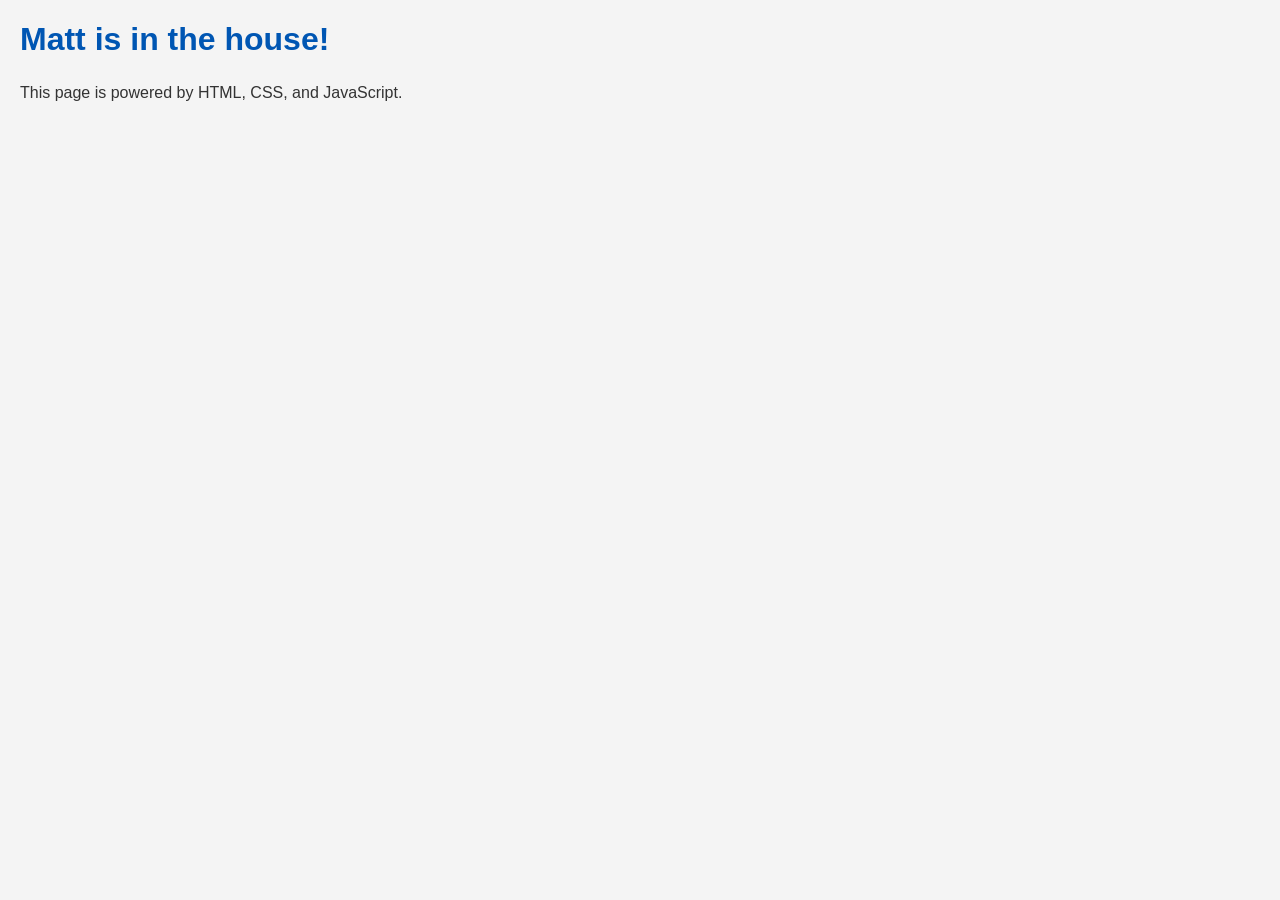
<file: w1/index.html>
<!DOCTYPE html>
<html lang="en">
<head>
    <meta charset="UTF-8">
    <meta name="viewport" content="width=device-width, initial-scale=1.0">
    <link rel="stylesheet" href="style.css">
    <script src="app.js"></script>
    <title>Week 1 - Who's in the HOUSE!</title>
</head>
<body>
    <h1>Matt is in the house!</h1>
    <p>This page is powered by HTML, CSS, and JavaScript.</p>
</body>
</html>
</file>
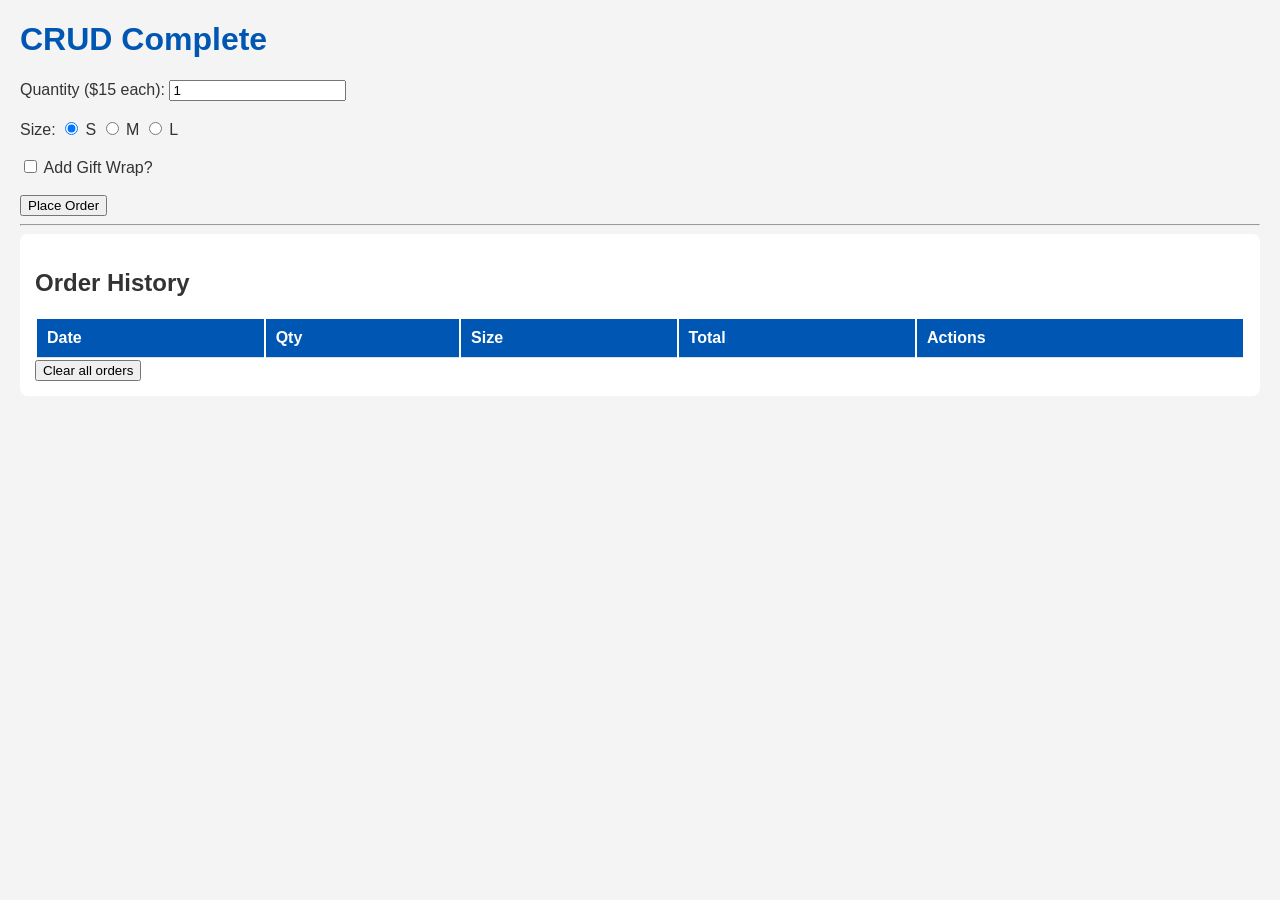
<file: w10/index.html>
<!DOCTYPE html>
<html lang="en">
<head>
    <meta charset="UTF-8">
    <meta name="viewport" content="width=device-width, initial-scale=1.0">
    <link rel="stylesheet" href="style.css">
    <script type="module" src="app.js"></script>
    <!-- Step 0: Setup -->
    <title>CRUD Complete</title>
</head>
<body>
    <!-- Step 0: Setup -->
    <h1>CRUD Complete</h1>
    
    <form id="order-form">
        <!-- Step 2: Adding hidden field -->
        <input type="hidden" id="order-id">
        
        <label>Quantity ($15 each): 
            <input type="number" id="qty" value="1" min="1">
        </label>
        <br><br>

        <label>Size:</label>
        <label><input type="radio" name="size" value="Small" checked> S</label>
        <label><input type="radio" name="size" value="Medium"> M</label>
        <label><input type="radio" name="size" value="Large"> L</label>
        <br><br>

        <label>
            <input type="checkbox" id="gift-wrap"> Add Gift Wrap?
        </label>
        <br><br>

        <button type="submit">Place Order</button>
    </form>

    <hr>
    
    <div id="order-history-section">
        <h2>Order History</h2>
        <table id="order-table">
            <thead>
                <tr>
                    <th>Date</th>
                    <th>Qty</th>
                    <th>Size</th>
                    <th>Total</th>
                    <th>Actions</th>
                </tr>
            </thead>
            <tbody id="order-table-body">
                </tbody>
        </table>

        <button id="clear-btn">Clear all orders</button>
    </div>
    
</body>
</html>
</file>
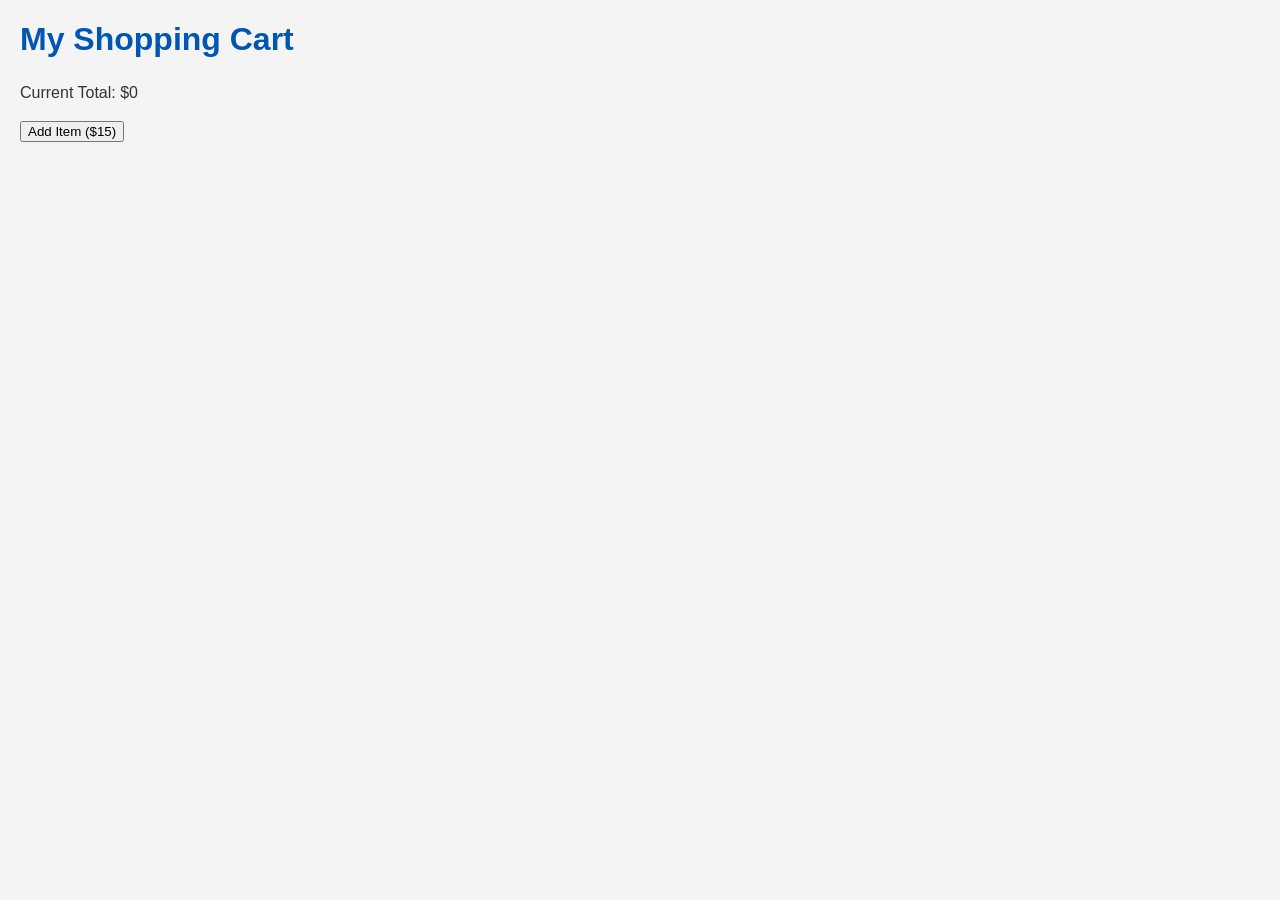
<file: w2/index.html>
<!DOCTYPE html>
<html lang="en">
<head>
    <meta charset="UTF-8">
    <meta name="viewport" content="width=device-width, initial-scale=1.0">
    <link rel="stylesheet" href="style.css">
    <script src="app.js" defer></script>
    <title>Week 2.2</title>
</head>
<body>
    <h1>My Shopping Cart</h1>
    
    <p id="total-display">Current Total: $0</p>
    
    <button id="add-item-btn">Add Item ($15)</button>
</body>
</html>
</file>
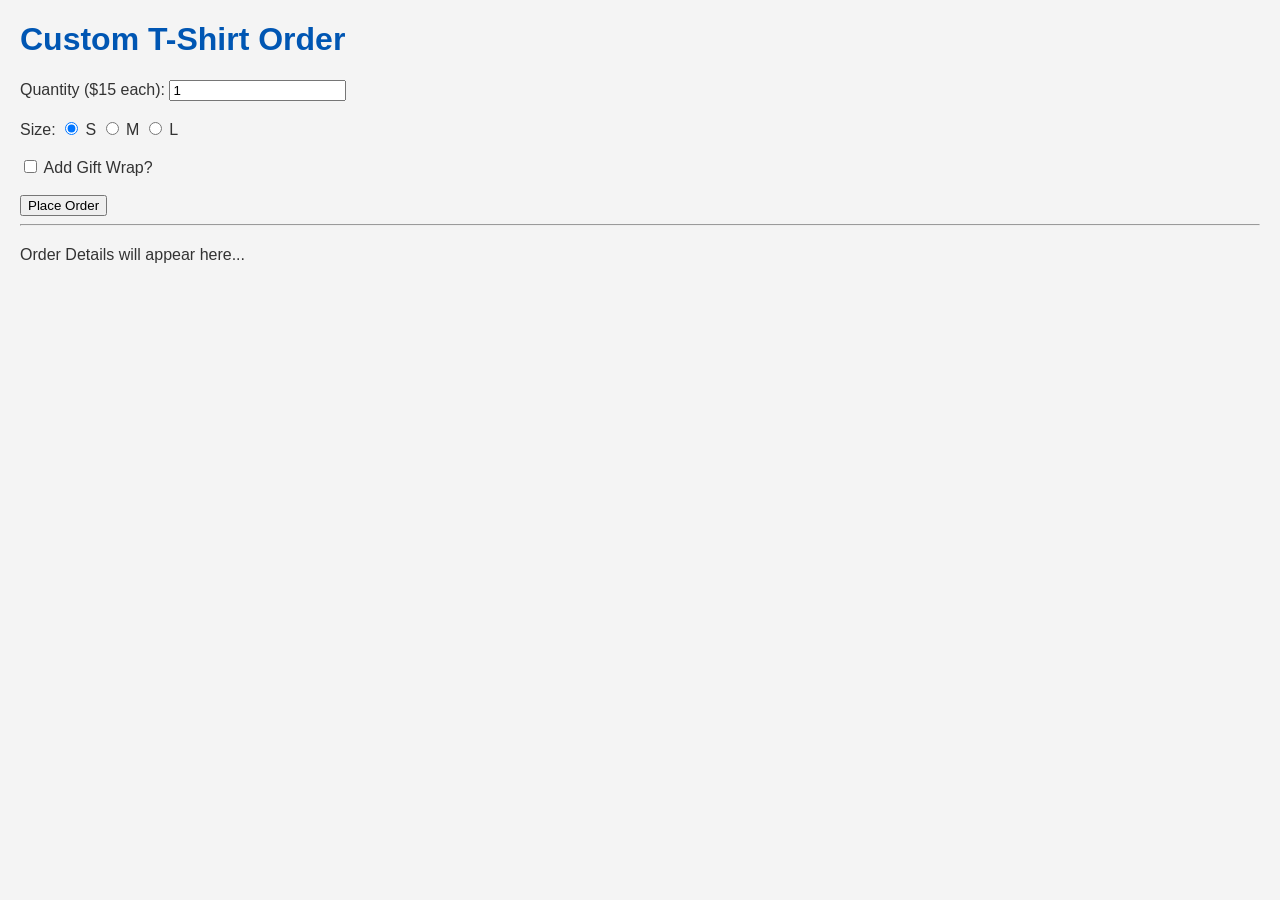
<file: w3/index.html>
<!DOCTYPE html>
<html lang="en">
<head>
    <meta charset="UTF-8">
    <meta name="viewport" content="width=device-width, initial-scale=1.0">
    <link rel="stylesheet" href="style.css">
    <script type="module" src="app.js"></script>
    <title>Week 2.2</title>
</head>
<body>
    <body>
    <h1>Custom T-Shirt Order</h1>
    
    <form id="order-form">
        
        <label>Quantity ($15 each): 
            <input type="number" id="qty" value="1" min="1">
        </label>
        <br><br>

        <label>Size:</label>
        <label><input type="radio" name="size" value="Small" checked> S</label>
        <label><input type="radio" name="size" value="Medium"> M</label>
        <label><input type="radio" name="size" value="Large"> L</label>
        <br><br>

        <label>
            <input type="checkbox" id="gift-wrap"> Add Gift Wrap?
        </label>
        <br><br>

        <button type="submit">Place Order</button>
    </form>

    <hr>
    
    <div id="order-summary">
        <p>Order Details will appear here...</p>
    </div>
</body>
</body>
</html>
</file>
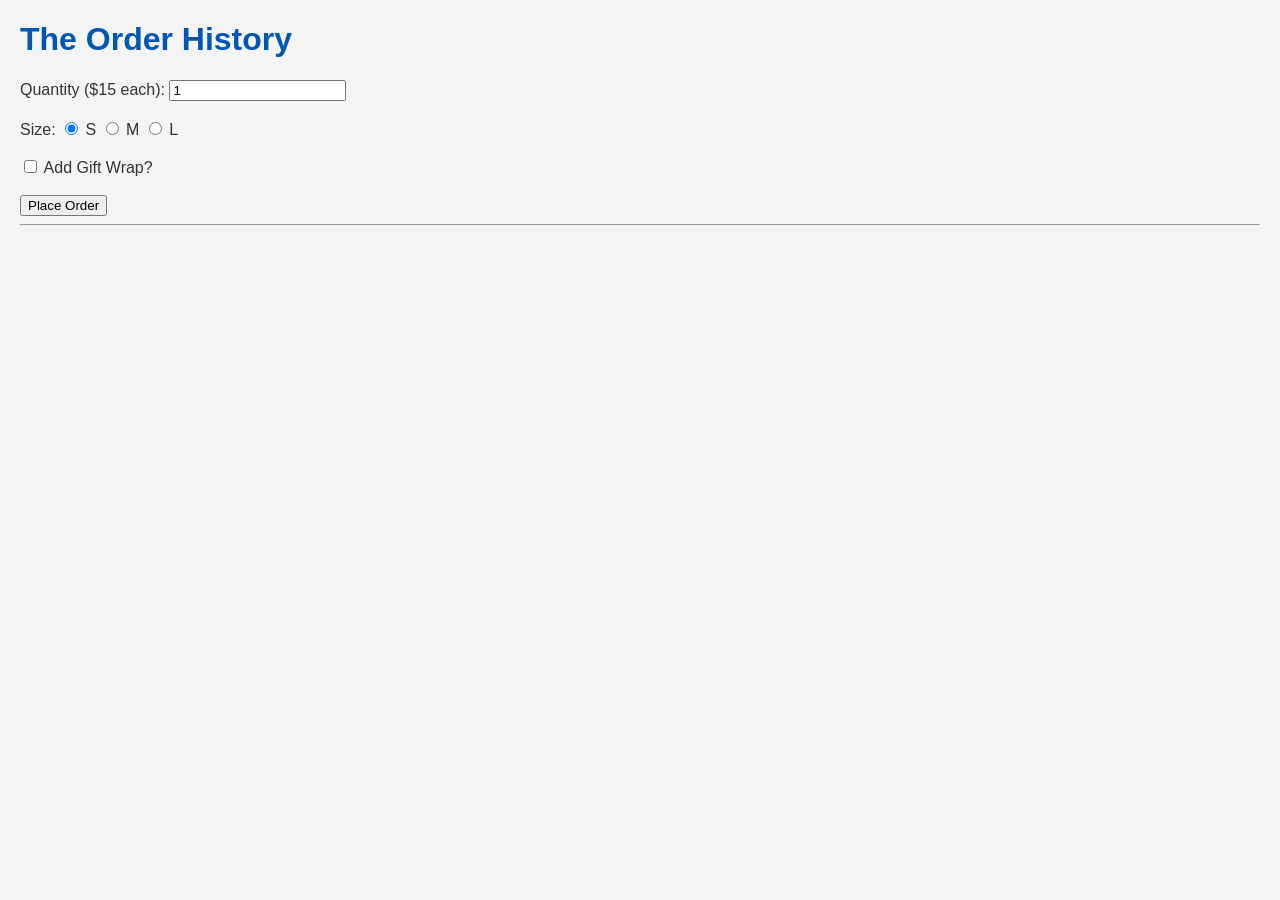
<file: w4/index.html>
<!DOCTYPE html>
<html lang="en">
<head>
    <meta charset="UTF-8">
    <meta name="viewport" content="width=device-width, initial-scale=1.0">
    <link rel="stylesheet" href="style.css">
    <script type="module" src="app.js"></script>
    <!-- Step 1: Stated to update the title. Change made in two places to prevent a gotcha. -->
    <title>The Order History</title>
</head>
<body>
    <!-- Step 1: Stated to update the title. Change made in two places to prevent a gotcha. -->
    <h1>The Order History</h1>
    
    <form id="order-form">
        
        <label>Quantity ($15 each): 
            <input type="number" id="qty" value="1" min="1">
        </label>
        <br><br>

        <label>Size:</label>
        <label><input type="radio" name="size" value="Small" checked> S</label>
        <label><input type="radio" name="size" value="Medium"> M</label>
        <label><input type="radio" name="size" value="Large"> L</label>
        <br><br>

        <label>
            <input type="checkbox" id="gift-wrap"> Add Gift Wrap?
        </label>
        <br><br>

        <button type="submit">Place Order</button>
    </form>

    <hr>
    
    <!-- Step 4: Implement the Display Module -->
    <div id="order-summary" style="display: none;">
        <h2>Order Success!</h2>
        <p><strong>Total Cost:</strong> $<span id="display-total"></span></p>
        <p><strong>Details:</strong> <span id="display-qty"></span> <span id="display-size"></span> T-Shirt(s)</p>
        <p><strong>Gift Wrap:</strong> <span id="display-gift"></span></p>
    </div>
</body>
</html>
</file>
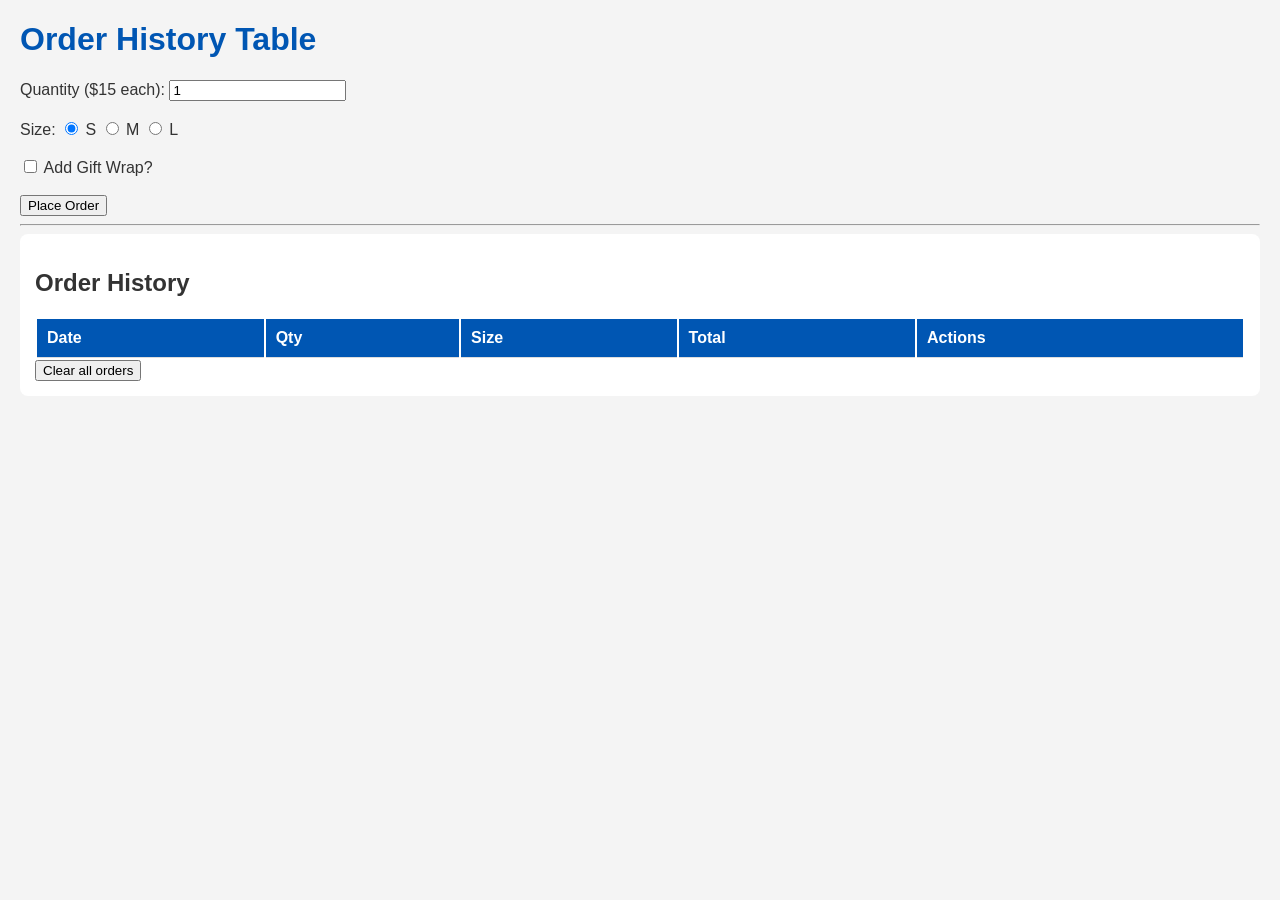
<file: w6/index.html>
<!DOCTYPE html>
<html lang="en">
<head>
    <meta charset="UTF-8">
    <meta name="viewport" content="width=device-width, initial-scale=1.0">
    <link rel="stylesheet" href="style.css">
    <script type="module" src="app.js"></script>
    <!-- Step 1: Update the title -->
    <title>Order History Table</title>
</head>
<body>
    <!-- Step 1: Update the title -->
    <h1>Order History Table</h1>
    
    <form id="order-form">
        
        <label>Quantity ($15 each): 
            <input type="number" id="qty" value="1" min="1">
        </label>
        <br><br>

        <label>Size:</label>
        <label><input type="radio" name="size" value="Small" checked> S</label>
        <label><input type="radio" name="size" value="Medium"> M</label>
        <label><input type="radio" name="size" value="Large"> L</label>
        <br><br>

        <label>
            <input type="checkbox" id="gift-wrap"> Add Gift Wrap?
        </label>
        <br><br>

        <button type="submit">Place Order</button>
    </form>

    <hr>
    
    <!-- Step 1: Remove the old order-summary div -->
    <!-- Step 1: Add a new Table structure -->
    <div id="order-history-section">
        <h2>Order History</h2>
        <table id="order-table">
            <thead>
                <tr>
                    <th>Date</th>
                    <th>Qty</th>
                    <th>Size</th>
                    <th>Total</th>
                    <th>Actions</th>
                </tr>
            </thead>
            <tbody id="order-table-body">
                </tbody>
        </table>

        <!-- Step 5.1: HTML: Add a <button id="clear-btn"> below your table -->
        <button id="clear-btn">Clear all orders</button>
    </div>
    
</body>
</html>
</file>
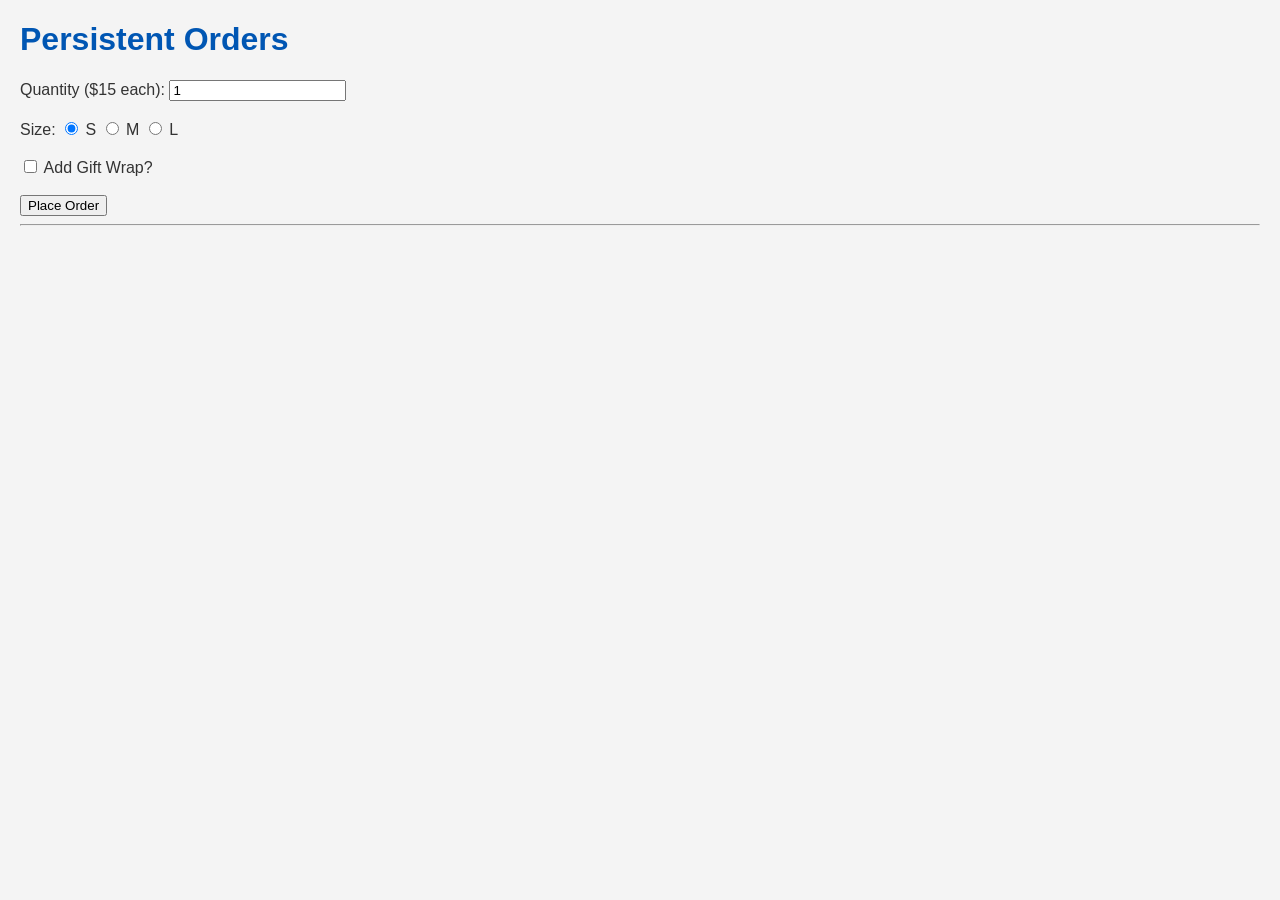
<file: w6a/index.html>
<!DOCTYPE html>
<html lang="en">
<head>
    <meta charset="UTF-8">
    <meta name="viewport" content="width=device-width, initial-scale=1.0">
    <link rel="stylesheet" href="style.css">
    <script type="module" src="app.js"></script>
    <!-- Step 1: Stated to update the title. Change made in two places to prevent a gotcha. -->
    <title>Persistent Orders</title>
</head>
<body>
    <!-- Step 1: Stated to update the title. Change made in two places to prevent a gotcha. -->
    <h1>Persistent Orders</h1>
    
    <form id="order-form">
        
        <label>Quantity ($15 each): 
            <input type="number" id="qty" value="1" min="1">
        </label>
        <br><br>

        <label>Size:</label>
        <label><input type="radio" name="size" value="Small" checked> S</label>
        <label><input type="radio" name="size" value="Medium"> M</label>
        <label><input type="radio" name="size" value="Large"> L</label>
        <br><br>

        <label>
            <input type="checkbox" id="gift-wrap"> Add Gift Wrap?
        </label>
        <br><br>

        <button type="submit">Place Order</button>
    </form>

    <hr>
    
    <!-- Step 4: Implement the Display Module -->
    <div id="order-summary" style="display: none;">
        <h2>Order Success!</h2>
        <p><strong>Total Cost:</strong> $<span id="display-total"></span></p>
        <p><strong>Details:</strong> <span id="display-qty"></span> <span id="display-size"></span> T-Shirt(s)</p>
        <p><strong>Gift Wrap:</strong> <span id="display-gift"></span></p>
    </div>
</body>
</html>
</file>
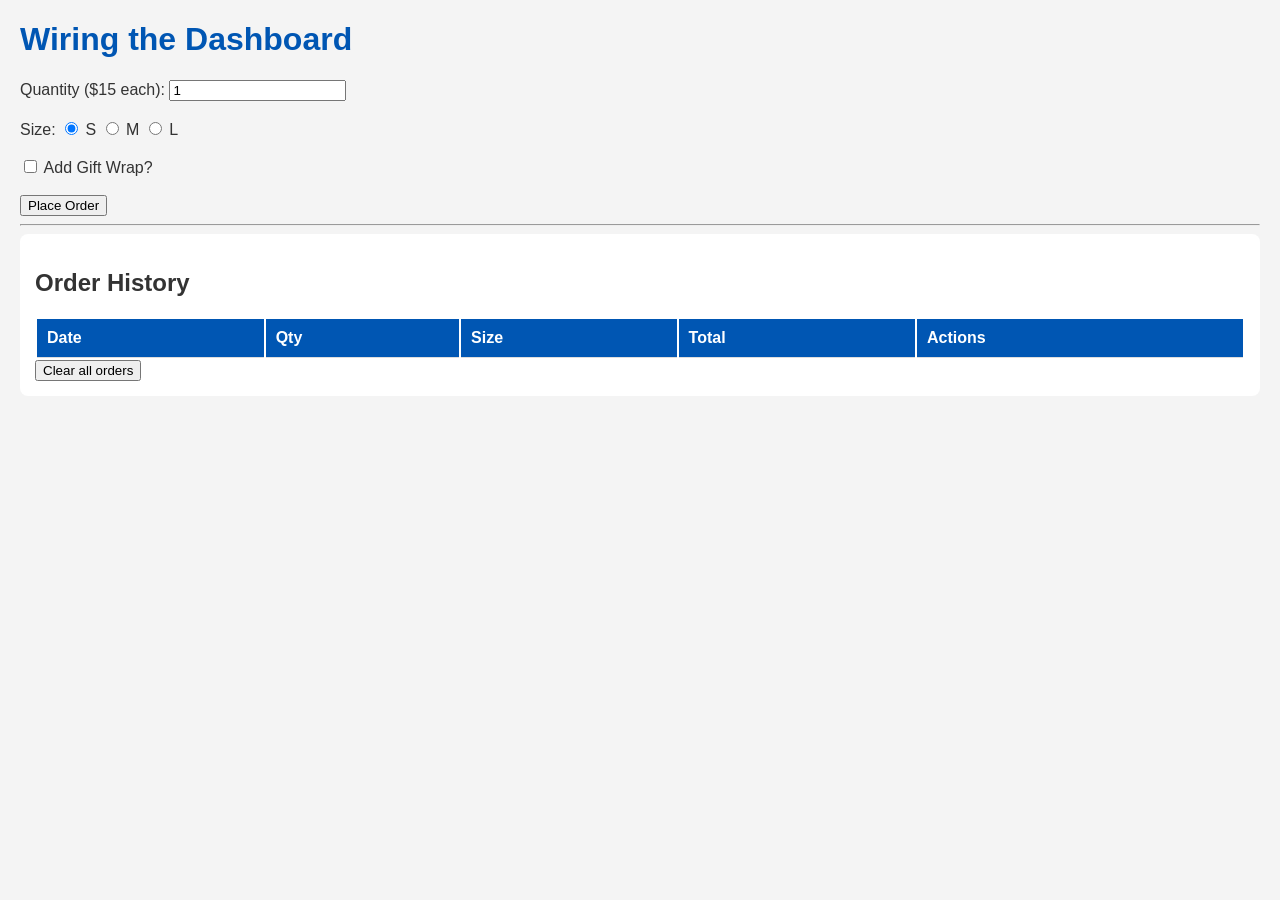
<file: w8/index.html>
<!DOCTYPE html>
<html lang="en">
<head>
    <meta charset="UTF-8">
    <meta name="viewport" content="width=device-width, initial-scale=1.0">
    <link rel="stylesheet" href="style.css">
    <script type="module" src="app.js"></script>
    <!-- Step 1: Setup -->
    <title>Wiring the Dashboard</title>
</head>
<body>
    <!-- Step 1: Setup -->
    <h1>Wiring the Dashboard</h1>
    
    <form id="order-form">
        
        <label>Quantity ($15 each): 
            <input type="number" id="qty" value="1" min="1">
        </label>
        <br><br>

        <label>Size:</label>
        <label><input type="radio" name="size" value="Small" checked> S</label>
        <label><input type="radio" name="size" value="Medium"> M</label>
        <label><input type="radio" name="size" value="Large"> L</label>
        <br><br>

        <label>
            <input type="checkbox" id="gift-wrap"> Add Gift Wrap?
        </label>
        <br><br>

        <button type="submit">Place Order</button>
    </form>

    <hr>
    
    <div id="order-history-section">
        <h2>Order History</h2>
        <table id="order-table">
            <thead>
                <tr>
                    <th>Date</th>
                    <th>Qty</th>
                    <th>Size</th>
                    <th>Total</th>
                    <!-- Step 3: Update HTML -->
                    <th>Actions</th>
                </tr>
            </thead>
            <tbody id="order-table-body">
                </tbody>
        </table>

        <button id="clear-btn">Clear all orders</button>
    </div>
    
</body>
</html>
</file>
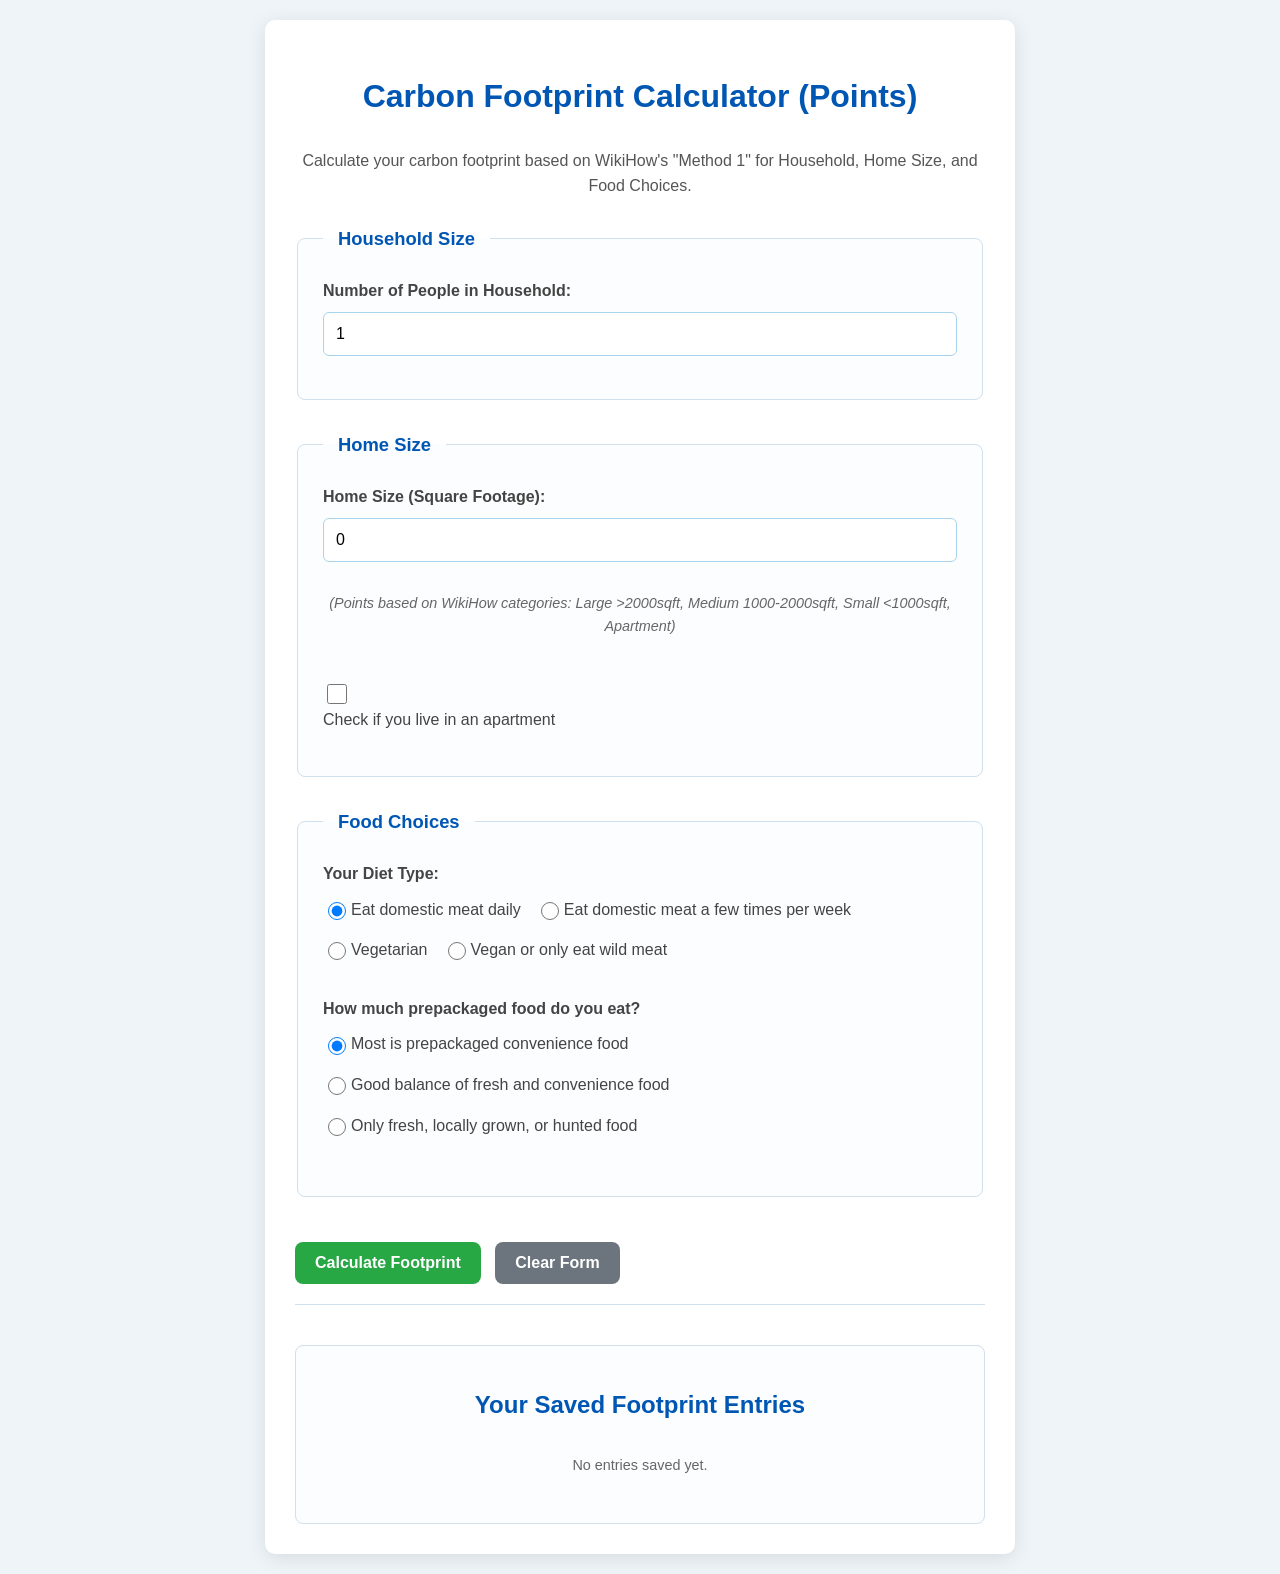
<file: w8a/index.html>
<!DOCTYPE html>
    <html lang="en">
    <head>
        <meta charset="UTF-8">
        <meta name="viewport" content="width=device-width, initial-scale=1.0">
        <title>Carbon Footprint Calculator UI</title>
        <script type="module" src="app.js" defer></script>
        <link rel="stylesheet" href="style.css">
        </head>
    <body>
        <main class="container">
            <h1>Carbon Footprint Calculator (Points)</h1>
            <p>Calculate your carbon footprint based on WikiHow's "Method 1" for Household, Home Size, and Food Choices.</p>

            <form id="carbonFootprintForm">
                <input type="hidden" id="entryId"> 
                <fieldset>
                    <legend>Household Size</legend>
                    <div class="form-group">
                        <label for="householdMembers">Number of People in Household:</label>
                        <input type="number" id="householdMembers" min="1" value="1" placeholder="e.g., 2">
                    </div>
                </fieldset>

                <fieldset>
                    <legend>Home Size</legend>
                    <div class="form-group">
                        <label for="homeSquareFootage">Home Size (Square Footage):</label>
                        <input type="number" id="homeSquareFootage" min="0" value="0" placeholder="e.g., 1500">
                        <p class="note"><em>(Points based on WikiHow categories: Large &gt;2000sqft, Medium 1000-2000sqft, Small &lt;1000sqft, Apartment)</em></p>
                    </div>
                    <div class="form-group checkbox-group">
                        <input type="checkbox" id="isApartment">
                        <label for="isApartment">Check if you live in an apartment</label>
                    </div>
                </fieldset>

             <fieldset>
                <legend>Food Choices</legend>
                <div class="form-group">
                    <p class="radio-group-heading">Your Diet Type:</p>
                    <div class="radio-group">
                        <label for="dietMeatHeavy">
                            <input type="radio" id="dietMeatHeavy" name="dietType" value="meatHeavy" checked>
                            Eat domestic meat daily
                        </label>
                        <label for="dietAverage">
                            <input type="radio" id="dietAverage" name="dietType" value="average">
                            Eat domestic meat a few times per week
                        </label>
                        <label for="dietVegetarian">
                            <input type="radio" id="dietVegetarian" name="dietType" value="vegetarian">
                            Vegetarian
                        </label>
                        <label for="dietVegan">
                            <input type="radio" id="dietVegan" name="dietType" value="vegan">
                            Vegan or only eat wild meat
                        </label>
                    </div>
                </div>
                
                <div class="form-group">
                    <p class="radio-group-heading">How much prepackaged food do you eat?</p>
                    <div class="radio-group">
                        <label for="foodPrepackaged">
                            <input type="radio" id="foodPrepackaged" name="foodPackaging" value="prepackaged" checked>
                            Most is prepackaged convenience food
                        </label>
                        <label for="foodBalanced">
                            <input type="radio" id="foodBalanced" name="foodPackaging" value="balanced">
                            Good balance of fresh and convenience food
                        </label>
                        <label for="foodFresh">
                            <input type="radio" id="foodFresh" name="foodPackaging" value="fresh">
                            Only fresh, locally grown, or hunted food
                        </label>
                    </div>
                </div>
            </fieldset>

                <button type="submit" id="submitButton">Calculate Footprint</button>
                <button type="button" id="clearFormButton" class="secondary-button">Clear Form</button>
            </form>

            <section id="results" class="results-container" style="display: none;">
                <h2>Current Entry's Footprint:</h2>
                <p id="totalFootprint" class="highlight-total">0 Points</p>
                <div id="breakdown">
                    <h3>Breakdown:</h3>
                    <ul>
                        <li id="householdFootprint">Household Size: 0 Points</li>
                        <li id="homeSizeFootprint">Home Size: 0 Points</li>
                        <li id="foodDietFootprint">Food Diet: 0 Points</li>
                        <li id="foodPackagingFootprint">Food Packaging: 0 Points</li>
                    </ul>
                </div>
                <p class="note"><em>Note: Calculations are based directly on the point system outlined in WikiHow's "Method 1."</em></p>
            </section>

            <section class="table-container">
                <h2>Your Saved Footprint Entries</h2>
                <button type="button" id="clearAllDataButton" class="danger-button" style="display: block;">Clear All Saved Data</button>
                <table id="footprintTable" style="display: none;">
                    <thead>
                        <tr>
                            <th>Date</th>
                            <th>HH Size</th>
                            <th>Home Size</th>
                            <th>Diet</th>
                            <th>Food Pkg.</th>
                            <th>Total Points</th>
                            <th>Actions</th> <!-- For Edit/Delete buttons (will be added later) -->
                        </tr>
                    </thead>
                    <tbody>
                        <!-- Table rows will be rendered here by JavaScript -->
                    </tbody>
                </table>
                <p id="noEntriesMessage" class="note" style="display: block;">No entries saved yet.</p>
            </section>

            </main>

    </body>
    </html>
</file>
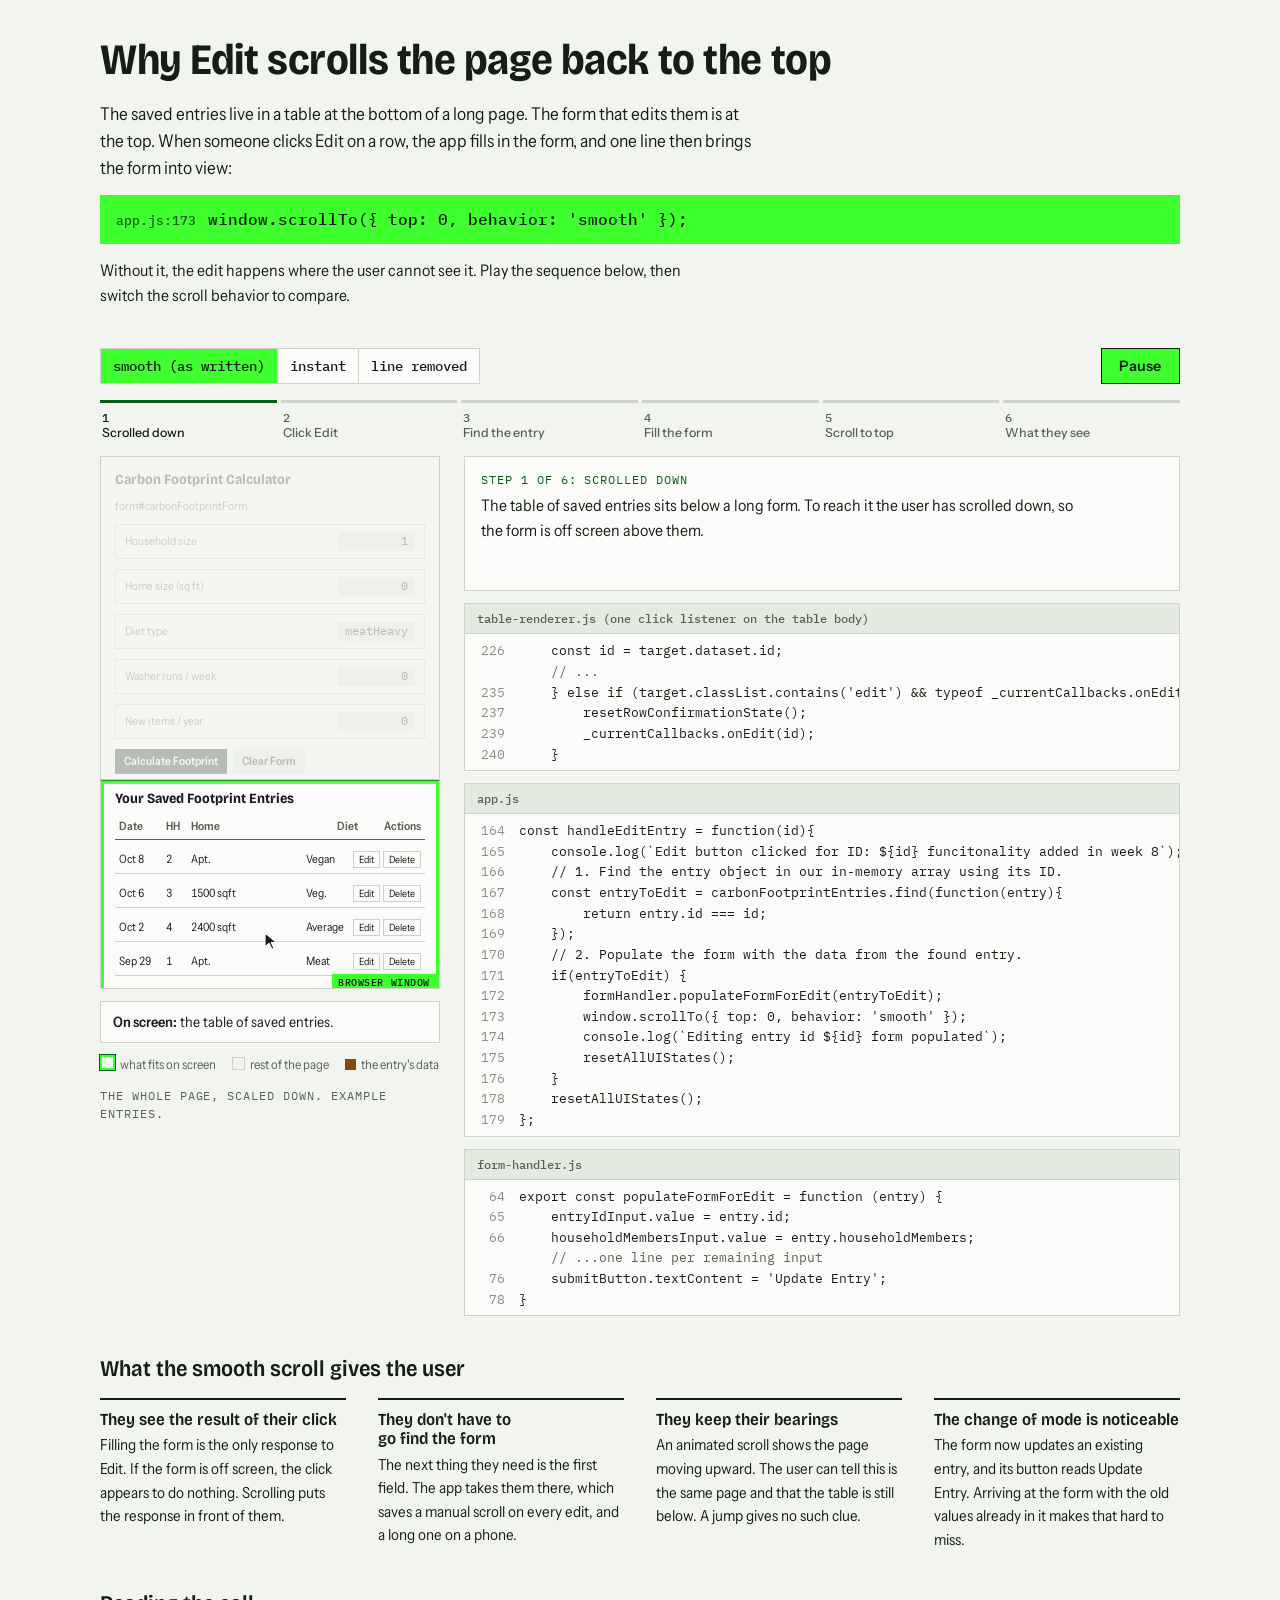
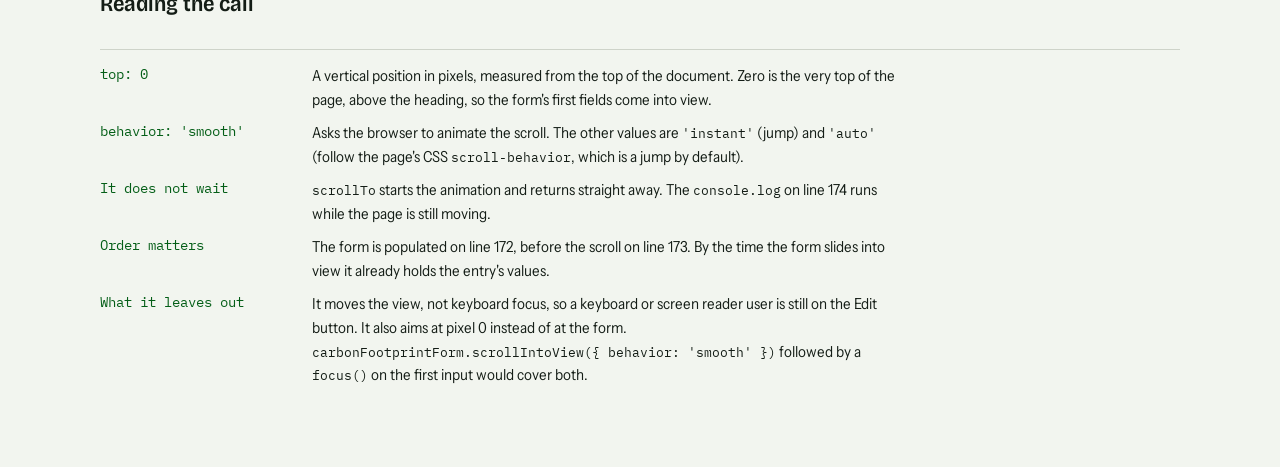
<file: interactive/smooth-scroll-explainer.html>
<!DOCTYPE html>
<html lang="en">
<head>
<meta charset="UTF-8">
<meta name="viewport" content="width=device-width, initial-scale=1.0">
<style>body{margin:0}img{max-width:100%}[hidden]{display:none!important}</style>
<title>Smooth Scroll on Edit</title>
<link rel="stylesheet" href="https://fonts.googleapis.com/css2?family=Bricolage+Grotesque:opsz,wght@12..96,600;12..96,700&family=IBM+Plex+Mono:wght@400;500&family=Instrument+Sans:wdth,wght@75..100,400..700&display=swap">
<style>
/* Layout: a short answer up top, then one stage where a scaled-down copy of the page
   (with a movable "browser window" frame) plays in step with the real code beside it. */
:root {
  --bg: oklch(0.965 0.008 130);       /* paper with a faint leaf tint */
  --surface: oklch(0.99 0.005 130);
  --sunk: oklch(0.93 0.012 130);
  --ink: oklch(0.22 0.02 150);
  --muted: oklch(0.48 0.02 140);
  --line: oklch(0.86 0.015 130);
  --action: oklch(0.88 0.28 142);     /* neon green: the browser window, the click, the live line */
  --on-action: oklch(0.2 0.03 150);   /* text set on neon */
  --action-ink: oklch(0.42 0.13 145); /* the same idea where it has to be text or a thin line */
  --action-soft: oklch(0.93 0.12 140);
  --data: oklch(0.47 0.11 55);        /* soil brown: the entry's data as it moves */
  --data-soft: oklch(0.93 0.04 70);
  --dim: oklch(0.965 0.008 130 / .74);
  --display: "Bricolage Grotesque", "Avenir Next", "Segoe UI", sans-serif;
  --body: "Instrument Sans", "Avenir Next", "Segoe UI", system-ui, sans-serif;
  --mono: "IBM Plex Mono", ui-monospace, "SF Mono", Menlo, monospace;
}
@media (prefers-color-scheme: dark) {
  :root:not([data-theme="light"]) {
    --bg: oklch(0.17 0.012 150); --surface: oklch(0.21 0.014 150); --sunk: oklch(0.26 0.016 150);
    --ink: oklch(0.93 0.01 130); --muted: oklch(0.7 0.02 140); --line: oklch(0.33 0.018 150);
    --action-ink: oklch(0.88 0.28 142); --action-soft: oklch(0.32 0.09 145);
    --data: oklch(0.78 0.11 65); --data-soft: oklch(0.31 0.05 60);
    --dim: oklch(0.17 0.012 150 / .76); color-scheme: dark;
  }
}
:root[data-theme="dark"] {
    --bg: oklch(0.17 0.012 150); --surface: oklch(0.21 0.014 150); --sunk: oklch(0.26 0.016 150);
    --ink: oklch(0.93 0.01 130); --muted: oklch(0.7 0.02 140); --line: oklch(0.33 0.018 150);
    --action-ink: oklch(0.88 0.28 142); --action-soft: oklch(0.32 0.09 145);
    --data: oklch(0.78 0.11 65); --data-soft: oklch(0.31 0.05 60);
    --dim: oklch(0.17 0.012 150 / .76); color-scheme: dark;
}

body { background: var(--bg); color: var(--ink); font-family: var(--body); font-stretch: 90%; font-size: 16px; line-height: 1.55; }
.wrap { max-width: 1080px; margin: 0 auto; padding-inline: 20px; padding-block: 36px 64px; display: flex; flex-direction: column; gap: 40px; }
h1, h2, h3 { font-family: var(--display); line-height: 1.15; text-wrap: balance; margin: 0; }
h1 { font-size: clamp(1.9rem, 4.5vw, 2.7rem); font-weight: 700; letter-spacing: -.01em; }
h2 { font-size: 1.4rem; font-weight: 600; }
h3 { font-size: 1.05rem; font-weight: 600; }
p { margin: 0; max-width: 66ch; }
code, .mono { font-family: var(--mono); font-size: .88em; }
.eyebrow { font-family: var(--mono); font-size: .75rem; letter-spacing: .08em; text-transform: uppercase; color: var(--muted); }
header { display: flex; flex-direction: column; gap: 14px; }
.lede { font-size: 1.1rem; }
.the-line { font-family: var(--mono); font-weight: 500; font-size: clamp(.8rem, 2.4vw, 1rem); background: var(--action); color: var(--on-action); padding: 12px 16px; overflow-x: auto; white-space: nowrap; }
.the-line small { font-size: .8em; margin-right: 12px; opacity: .7; }

/* ---------- controls ---------- */
.stage { display: flex; flex-direction: column; gap: 16px; }
.controls { display: flex; flex-wrap: wrap; gap: 12px 20px; align-items: center; justify-content: space-between; }
.seg { display: flex; flex-wrap: wrap; border: 1px solid var(--line); background: var(--surface); }
.seg button { border: 0; background: none; color: var(--ink); font: 500 .85rem var(--mono); padding: 8px 12px; cursor: pointer; }
.seg button + button { border-left: 1px solid var(--line); }
.seg button[aria-pressed="true"] { background: var(--action); color: var(--on-action); }
.transport { display: flex; gap: 8px; }
.transport button { border: 1px solid var(--line); background: var(--surface); color: var(--ink); font: 500 .9rem var(--body); padding: 8px 14px; cursor: pointer; }
.transport button.primary { background: var(--action); color: var(--on-action); border-color: var(--on-action); font-weight: 600; min-width: 5.5em; }
button:focus-visible { outline: 2px solid var(--action-ink); outline-offset: 2px; }
.transport button:disabled { opacity: .4; cursor: default; }

.steps { list-style: none; margin: 0; padding: 0; display: grid; grid-template-columns: repeat(6, minmax(0, 1fr)); gap: 4px; }
.steps li { border-top: 3px solid var(--line); color: var(--muted); font: 500 .78rem var(--body); padding: 6px 2px 0; }
.steps li .n { font-family: var(--mono); display: block; }
.steps li.done { border-top-color: var(--muted); }
.steps li.on { border-top-color: var(--action-ink); color: var(--ink); }
@media (max-width: 620px) { .steps li .t { display: none; } }

.grid { display: grid; grid-template-columns: minmax(0, 340px) minmax(0, 1fr); gap: 24px; align-items: start; }
@media (max-width: 800px) { .grid { grid-template-columns: minmax(0, 1fr); } }
.col { display: flex; flex-direction: column; gap: 12px; min-width: 0; }

/* ---------- the miniature page ---------- */
.doc { position: relative; overflow: hidden; background: var(--surface); border: 1px solid var(--line); font-size: 11.5px; line-height: 1.3; }
.doc-inner { padding: 14px 14px 12px; display: flex; flex-direction: column; gap: 10px; }
.doc .ttl { font-family: var(--display); font-weight: 700; font-size: 14px; }
.doc .sub { color: var(--muted); }
.fs { border: 1px solid var(--line); padding: 7px 9px; display: flex; justify-content: space-between; gap: 8px; align-items: center; }
.fs .lbl { color: var(--muted); }
.fs .val { font-family: var(--mono); background: var(--sunk); padding: 2px 7px; min-width: 5.5em; text-align: right; transition: background .4s, color .4s; }
.doc.filled .fs .val { background: var(--data-soft); color: var(--data); }
.btnrow { display: flex; gap: 6px; }
.fake-btn { background: var(--ink); color: var(--surface); padding: 5px 9px; font-weight: 600; transition: background .4s; }
.doc.filled .fake-btn { background: var(--data); }
.fake-btn.ghost { background: var(--sunk); color: var(--ink); }
.doc.filled .fake-btn.ghost { background: var(--sunk); }
.tbl-sec { display: flex; flex-direction: column; gap: 6px; padding-top: 6px; }
.row { display: grid; grid-template-columns: 3.6em 1.6em 1fr 3.6em auto; gap: 6px; align-items: center; padding: 5px 4px; border-bottom: 1px solid var(--line); font-variant-numeric: tabular-nums; }
.row.head { color: var(--muted); font-weight: 600; border-bottom-color: var(--muted); }
.row .acts { display: flex; gap: 3px; }
.row .acts span { border: 1px solid var(--line); padding: 1px 5px; font-size: 10px; }
.row.target.found { background: var(--data-soft); }
.row.target.clicked .edit { background: var(--action); color: var(--on-action); border-color: var(--on-action); }

.frame { position: absolute; left: 0; right: 0; top: 0; border: 3px solid var(--action); outline: 1px solid var(--action-ink); box-shadow: 0 0 0 2000px var(--dim); pointer-events: none; z-index: 3; }
.frame.glide { transition: transform 1.1s cubic-bezier(.45, 0, .25, 1); }
.frame .tag { position: absolute; right: 0; bottom: 0; background: var(--action); color: var(--on-action); font: 500 9.5px var(--mono); letter-spacing: .06em; text-transform: uppercase; padding: 2px 6px; }
.chip { position: absolute; left: 0; top: 0; z-index: 2; background: var(--data); color: var(--surface); font: 500 10.5px var(--mono); padding: 3px 7px; opacity: 0; transition: transform .8s cubic-bezier(.45, 0, .25, 1), opacity .3s; white-space: nowrap; }
.chip.show { opacity: 1; }
.row.target .edit { transition: background 0s, color 0s, border-color 0s; }
.doc.anim .row.target.clicked .edit { transition-delay: 1.6s; }
/* The pointer travels to the Edit button once, stops, and clicks once. */
.cursor { position: absolute; left: 0; top: 0; z-index: 4; opacity: 0; transition: transform 1.6s cubic-bezier(.4, 0, .2, 1), opacity .3s; }
.cursor.show { opacity: 1; }
.cursor svg { display: block; width: 16px; height: 20px; }
.cursor .arrow { fill: var(--ink); stroke: var(--surface); stroke-width: 1.2; stroke-linejoin: round; }
.cursor .ring { position: absolute; left: -13px; top: -13px; width: 26px; height: 26px; box-sizing: border-box; border: 3px solid var(--action); outline: 1px solid var(--action-ink); border-radius: 50%; opacity: 0; }
.cursor.click .ring { animation: tap .9s ease-out 1 both; }
.doc.anim .cursor.click .ring { animation-delay: 1.6s; }
@keyframes tap { 0% { scale: .4; opacity: 0; } 15% { opacity: 1; } 100% { scale: 1.5; opacity: 0; } }
.sees { font-size: .9rem; border: 1px solid var(--line); background: var(--surface); padding: 9px 12px; }
.sees b { font-weight: 600; }
.legend { display: flex; flex-wrap: wrap; gap: 6px 16px; font-size: .8rem; color: var(--muted); }
.legend i { display: inline-block; width: 11px; height: 11px; margin-right: 5px; vertical-align: -1px; }
.legend .w { border: 2.5px solid var(--action); outline: 1px solid var(--action-ink); }
.legend .d { background: var(--data); }
.legend .x { background: var(--dim); border: 1px solid var(--line); }

/* ---------- code ---------- */
.caption { background: var(--surface); border: 1px solid var(--line); padding: 14px 16px; min-height: 6.6em; }
.caption .eyebrow { display: block; margin-bottom: 4px; color: var(--action-ink); }
.codeblock { background: var(--surface); border: 1px solid var(--line); overflow-x: auto; }
.codeblock .file { font: 500 .75rem var(--mono); color: var(--muted); padding: 7px 12px; border-bottom: 1px solid var(--line); background: var(--sunk); position: sticky; left: 0; }
.codeblock pre { margin: 0; padding: 6px 0; font: 400 12.5px/1.65 var(--mono); width: max-content; min-width: 100%; }
.ln { display: block; padding: 0 14px 0 0; white-space: pre; }
.ln .no { display: inline-block; width: 3.2em; text-align: right; margin-right: 14px; color: var(--muted); opacity: .7; user-select: none; }
.ln.hot { background: var(--action-soft); }
.ln.hot .no { color: var(--ink); opacity: 1; }
.ln.gone .tx { text-decoration: line-through; color: var(--muted); }
.ln.gap .tx { color: var(--muted); }

/* ---------- prose sections ---------- */
section { display: flex; flex-direction: column; gap: 16px; }
.why { display: grid; grid-template-columns: repeat(auto-fit, minmax(240px, 1fr)); gap: 20px 32px; }
.why div { display: flex; flex-direction: column; gap: 4px; border-top: 2px solid var(--ink); padding-top: 10px; }
.why p, .notes p { font-size: .95rem; }
.notes { display: grid; grid-template-columns: minmax(0, 12em) minmax(0, 1fr); gap: 10px 20px; border-top: 1px solid var(--line); padding-top: 14px; }
.notes dt { font-family: var(--mono); font-size: .85rem; color: var(--action-ink); }
.notes dd { margin: 0; max-width: 66ch; font-size: .95rem; }
@media (max-width: 620px) { .notes { grid-template-columns: minmax(0, 1fr); gap: 2px; } .notes dd { margin-bottom: 10px; } }

@media (prefers-reduced-motion: reduce) {
  .frame.glide, .chip, .fs .val, .fake-btn, .cursor, .doc.anim .row.target.clicked .edit { transition: none; }
  .cursor.click .ring { animation: none; }
}
</style>
</head>
<body>

<div class="wrap">
  <header>
    <h1>Why Edit scrolls the page back to the top</h1>
    <p class="lede">The saved entries live in a table at the bottom of a long page. The form that edits them is at the top. When someone clicks Edit on a row, the app fills in the form, and one line then brings the form into view:</p>
    <div class="the-line"><small>app.js:173</small>window.scrollTo({ top: 0, behavior: 'smooth' });</div>
    <p>Without it, the edit happens where the user cannot see it. Play the sequence below, then switch the scroll behavior to compare.</p>
  </header>

  <div class="stage">
    <div class="controls">
      <div class="seg" role="group" aria-label="Scroll behavior">
        <button type="button" id="modeSmooth" data-mode="smooth" aria-pressed="true">smooth (as written)</button>
        <button type="button" id="modeInstant" data-mode="instant" aria-pressed="false">instant</button>
        <button type="button" id="modeNone" data-mode="none" aria-pressed="false">line removed</button>
      </div>
      <div class="transport">
        <button type="button" id="playBtn" class="primary">Play</button>
      </div>
    </div>

    <ol class="steps" id="steps" aria-label="Progress through the six steps"></ol>

    <div class="grid">
      <div class="col">
        <div class="doc" id="doc" aria-hidden="true">
          <div class="doc-inner">
            <div class="ttl">Carbon Footprint Calculator</div>
            <div class="sub">form#carbonFootprintForm</div>
            <div class="fs" id="firstField"><span class="lbl">Household size</span><span class="val" data-empty="1" data-full="3">1</span></div>
            <div class="fs"><span class="lbl">Home size (sq ft)</span><span class="val" data-empty="0" data-full="1500">0</span></div>
            <div class="fs"><span class="lbl">Diet type</span><span class="val" data-empty="meatHeavy" data-full="vegetarian">meatHeavy</span></div>
            <div class="fs"><span class="lbl">Washer runs / week</span><span class="val" data-empty="0" data-full="5">0</span></div>
            <div class="fs"><span class="lbl">New items / year</span><span class="val" data-empty="0" data-full="4">0</span></div>
            <div class="btnrow"><span class="fake-btn" id="fakeSubmit">Calculate Footprint</span><span class="fake-btn ghost">Clear Form</span></div>
            <div class="tbl-sec" id="tblSec">
              <div class="ttl">Your Saved Footprint Entries</div>
              <div class="row head"><span>Date</span><span>HH</span><span>Home</span><span>Diet</span><span>Actions</span></div>
              <div class="row"><span>Oct 8</span><span>2</span><span>Apt.</span><span>Vegan</span><span class="acts"><span>Edit</span><span>Delete</span></span></div>
              <div class="row target" id="targetRow"><span>Oct 6</span><span>3</span><span>1500 sqft</span><span>Veg.</span><span class="acts"><span class="edit" id="editBtn">Edit</span><span>Delete</span></span></div>
              <div class="row"><span>Oct 2</span><span>4</span><span>2400 sqft</span><span>Average</span><span class="acts"><span>Edit</span><span>Delete</span></span></div>
              <div class="row"><span>Sep 29</span><span>1</span><span>Apt.</span><span>Meat</span><span class="acts"><span>Edit</span><span>Delete</span></span></div>
            </div>
          </div>
          <div class="chip" id="chip">entryToEdit { id, &hellip; }</div>
          <div class="cursor" id="cursor"><span class="ring"></span><svg viewBox="0 0 16 20"><path class="arrow" d="M1 1 L1 15 L5 11.5 L7.8 17.5 L10 16.5 L7.3 10.6 L12.5 10.6 Z"></path></svg></div>
          <div class="frame" id="frame"><span class="tag">browser window</span></div>
        </div>
        <div class="sees" id="sees" aria-live="polite"></div>
        <div class="legend">
          <span><i class="w"></i>what fits on screen</span>
          <span><i class="x"></i>rest of the page</span>
          <span><i class="d"></i>the entry's data</span>
        </div>
        <p class="eyebrow">The whole page, scaled down. Example entries.</p>
      </div>

      <div class="col">
        <div class="caption"><span class="eyebrow" id="capStep"></span><p id="capText"></p></div>
        <div id="code"></div>
      </div>
    </div>
  </div>

  <section>
    <h2>What the smooth scroll gives the user</h2>
    <div class="why">
      <div><h3>They see the result of their click</h3><p>Filling the form is the only response to Edit. If the form is off screen, the click appears to do nothing. Scrolling puts the response in front of them.</p></div>
      <div><h3>They don't have to go find the form</h3><p>The next thing they need is the first field. The app takes them there, which saves a manual scroll on every edit, and a long one on a phone.</p></div>
      <div><h3>They keep their bearings</h3><p>An animated scroll shows the page moving upward. The user can tell this is the same page and that the table is still below. A jump gives no such clue.</p></div>
      <div><h3>The change of mode is noticeable</h3><p>The form now updates an existing entry, and its button reads Update Entry. Arriving at the form with the old values already in it makes that hard to miss.</p></div>
    </div>
  </section>

  <section>
    <h2>Reading the call</h2>
    <dl class="notes">
      <dt>top: 0</dt>
      <dd>A vertical position in pixels, measured from the top of the document. Zero is the very top of the page, above the heading, so the form's first fields come into view.</dd>
      <dt>behavior: 'smooth'</dt>
      <dd>Asks the browser to animate the scroll. The other values are <code>'instant'</code> (jump) and <code>'auto'</code> (follow the page's CSS <code>scroll-behavior</code>, which is a jump by default).</dd>
      <dt>It does not wait</dt>
      <dd><code>scrollTo</code> starts the animation and returns straight away. The <code>console.log</code> on line 174 runs while the page is still moving.</dd>
      <dt>Order matters</dt>
      <dd>The form is populated on line 172, before the scroll on line 173. By the time the form slides into view it already holds the entry's values.</dd>
      <dt>What it leaves out</dt>
      <dd>It moves the view, not keyboard focus, so a keyboard or screen reader user is still on the Edit button. It also aims at pixel 0 instead of at the form. <code>carbonFootprintForm.scrollIntoView({ behavior: 'smooth' })</code> followed by a <code>focus()</code> on the first input would cover both.</dd>
    </dl>
  </section>
</div>

<script>
(function () {
  const reduced = window.matchMedia('(prefers-reduced-motion: reduce)').matches;
  const $ = function (id) { return document.getElementById(id); };
  const doc = $('doc'), frame = $('frame'), chip = $('chip'), cursor = $('cursor');
  const targetRow = $('targetRow'), editBtn = $('editBtn'), tblSec = $('tblSec'), firstField = $('firstField');

  const stepNames = ['Scrolled down', 'Click Edit', 'Find the entry', 'Fill the form', 'Scroll to top', 'What they see'];
  const durations = [2000, 4000, 2500, 4500, 4000, 0];

  // [line number, text, steps on which the line is highlighted]
  const files = [
    ['table-renderer.js  (one click listener on the table body)', [
      [226, "    const id = target.dataset.id;", [1]],
      [null, "    // ...", []],
      [235, "    } else if (target.classList.contains('edit') && typeof _currentCallbacks.onEdit === 'function') {", [1]],
      [237, "        resetRowConfirmationState();", []],
      [239, "        _currentCallbacks.onEdit(id);", [1]],
      [240, "    }", []]
    ]],
    ['app.js', [
      [164, "const handleEditEntry = function(id){", []],
      [165, "    console.log(`Edit button clicked for ID: ${id} funcitonality added in week 8`);", []],
      [166, "    // 1. Find the entry object in our in-memory array using its ID.", []],
      [167, "    const entryToEdit = carbonFootprintEntries.find(function(entry){", [2]],
      [168, "        return entry.id === id;", [2]],
      [169, "    });", [2]],
      [170, "    // 2. Populate the form with the data from the found entry.", []],
      [171, "    if(entryToEdit) {", []],
      [172, "        formHandler.populateFormForEdit(entryToEdit);", [3]],
      [173, "        window.scrollTo({ top: 0, behavior: 'smooth' });", [4], 'scroll'],
      [174, "        console.log(`Editing entry id ${id} form populated`);", []],
      [175, "        resetAllUIStates();", []],
      [176, "    }", []],
      [178, "    resetAllUIStates();", []],
      [179, "};", []]
    ]],
    ['form-handler.js', [
      [64, "export const populateFormForEdit = function (entry) {", [3]],
      [65, "    entryIdInput.value = entry.id;", [3]],
      [66, "    householdMembersInput.value = entry.householdMembers;", [3]],
      [null, "    // ...one line per remaining input", []],
      [76, "    submitButton.textContent = 'Update Entry';", [3]],
      [78, "}", []]
    ]]
  ];

  const captions = {
    0: { all: "The table of saved entries sits below a long form. To reach it the user has scrolled down, so the form is off screen above them." },
    1: { all: "The click lands on a row's Edit button. A single listener on the table body reads the button's data-id and calls onEdit, the callback app.js handed to renderTable. That callback is handleEditEntry." },
    2: { all: "handleEditEntry searches the in-memory array for the entry whose id matches. find returns that entry object." },
    3: { all: "populateFormForEdit copies the entry into the form's inputs, stores its id in the hidden entryId field, and renames the submit button to Update Entry. All of this happens above the visible window." },
    4: {
      smooth: "window.scrollTo sends the window to pixel 0 of the document. behavior: 'smooth' makes the browser animate the trip: the table slides away and the filled form slides in.",
      instant: "With behavior: 'instant' the window is at the top on the very next frame. The form is there, but the screen has changed all at once.",
      none: "With the line removed, the handler has nothing left to do. The form is filled in and nothing on screen has moved."
    },
    5: {
      smooth: "The user is looking at the filled form and watched the page carry them there. They know the table is just below, where they left it.",
      instant: "The user is looking at the filled form, but has to work out what happened to the table they were just reading.",
      none: "The user is still looking at the table. Edit seems to have done nothing, unless they think to scroll up and check the form."
    }
  };
  const sees = {
    table: "<b>On screen:</b> the table of saved entries.",
    tableStale: "<b>On screen:</b> the same table. Nothing appears to have changed.",
    moving: "<b>On screen:</b> the page gliding upward.",
    form: "<b>On screen:</b> the form, holding the entry's values."
  };

  let step = 0, mode = 'smooth', playing = false, timer = null;

  // Build the code panel.
  const codeHost = $('code');
  codeHost.className = 'col';
  const lineEls = [];
  let scrollLine = null;
  files.forEach(function (f) {
    const block = document.createElement('div'); block.className = 'codeblock';
    const head = document.createElement('div'); head.className = 'file'; head.textContent = f[0];
    const pre = document.createElement('pre');
    f[1].forEach(function (l) {
      const ln = document.createElement('span'); ln.className = 'ln' + (l[0] === null ? ' gap' : '');
      const no = document.createElement('span'); no.className = 'no'; no.textContent = l[0] === null ? '' : l[0];
      const tx = document.createElement('span'); tx.className = 'tx'; tx.textContent = l[1];
      ln.appendChild(no); ln.appendChild(tx); pre.appendChild(ln);
      lineEls.push({ el: ln, steps: l[2] });
      if (l[3] === 'scroll') scrollLine = { el: ln, tx: tx };
    });
    block.appendChild(head); block.appendChild(pre); codeHost.appendChild(block);
  });

  // Build the step strip.
  const stepsHost = $('steps');
  const stepEls = stepNames.map(function (name, i) {
    const li = document.createElement('li');
    li.innerHTML = '<span class="n">' + (i + 1) + '</span><span class="t"></span>';
    li.querySelector('.t').textContent = name;
    stepsHost.appendChild(li);
    return li;
  });

  const offsetIn = function (el) {
    const a = el.getBoundingClientRect(), b = doc.getBoundingClientRect();
    return { x: a.left - b.left, y: a.top - b.top, w: a.width, h: a.height };
  };

  const render = function (animate) {
    // The window frame is as tall as the table section, like a screen that fits the table.
    const tbl = offsetIn(tblSec);
    const frameH = doc.clientHeight - tbl.y + 4;
    frame.style.height = frameH + 'px';
    const atTop = step >= 4 && mode !== 'none';
    frame.classList.toggle('glide', animate && step === 4 && mode === 'smooth' && !reduced);
    frame.style.transform = 'translateY(' + (atTop ? 0 : doc.clientHeight - frameH) + 'px)';

    // Pointer and row state. The pointer waits in the table, moves to Edit once, and rests there.
    const eb = offsetIn(editBtn);
    const tip = step >= 1 ? { x: eb.x + eb.w / 2, y: eb.y + eb.h / 2 } : { x: eb.x - 90, y: eb.y + 46 };
    const travelling = animate && step === 1 && !reduced;
    doc.classList.toggle('anim', travelling);
    cursor.style.transitionDuration = travelling ? '' : '0s';
    cursor.style.transform = 'translate(' + tip.x + 'px,' + tip.y + 'px)';
    cursor.classList.toggle('show', step <= 3 || mode === 'none');
    cursor.classList.toggle('click', step === 1);
    targetRow.classList.toggle('clicked', step >= 1);
    targetRow.classList.toggle('found', step >= 2);

    // The entry travelling from the array (shown as its row) to the form.
    const from = offsetIn(targetRow), to = offsetIn(firstField);
    const pos = step >= 3 ? { x: to.x + 6, y: to.y - 9 } : { x: from.x + 40, y: from.y - 9 };
    chip.style.transitionDuration = animate ? '' : '0s';
    chip.style.transform = 'translate(' + pos.x + 'px,' + pos.y + 'px)';
    chip.classList.toggle('show', step === 2 || step === 3);

    // Form contents.
    const filled = step >= 3;
    doc.classList.toggle('filled', filled);
    doc.querySelectorAll('.val').forEach(function (v) { v.textContent = filled ? v.dataset.full : v.dataset.empty; });
    $('fakeSubmit').textContent = filled ? 'Update Entry' : 'Calculate Footprint';

    // Code highlight, with line 173 rewritten to match the chosen behavior.
    lineEls.forEach(function (l) { l.el.classList.toggle('hot', l.steps.indexOf(step) !== -1); });
    scrollLine.tx.textContent = "        window.scrollTo({ top: 0, behavior: '" + (mode === 'instant' ? 'instant' : 'smooth') + "' });";
    scrollLine.el.classList.toggle('gone', mode === 'none');

    // Caption, on-screen summary, step strip, buttons.
    const c = captions[step];
    $('capStep').textContent = 'Step ' + (step + 1) + ' of 6: ' + stepNames[step];
    $('capText').textContent = c.all || c[mode];
    let s = sees.table;
    if (step >= 4 && mode === 'none') s = sees.tableStale;
    else if (step === 4 && mode === 'smooth') s = sees.moving;
    else if (step >= 4) s = sees.form;
    $('sees').innerHTML = s;
    stepEls.forEach(function (li, i) { li.classList.toggle('on', i === step); li.classList.toggle('done', i < step); if (i === step) li.setAttribute('aria-current', 'step'); else li.removeAttribute('aria-current'); });
    $('playBtn').textContent = playing ? 'Pause' : (step === 5 ? 'Replay' : 'Play');
  };

  const go = function (n, animate) { step = Math.max(0, Math.min(5, n)); render(animate); };
  const stop = function () { playing = false; clearTimeout(timer); };
  const tick = function () {
    if (!playing) return;
    if (step >= 5) { stop(); render(false); return; }
    timer = setTimeout(function () { go(step + 1, true); tick(); }, durations[step]);
  };
  const play = function () {
    stop();
    if (step >= 5) go(0, false);
    playing = true; render(false); tick();
  };

  $('playBtn').addEventListener('click', function () { if (playing) { stop(); render(false); } else play(); });
  document.querySelectorAll('.seg button').forEach(function (b) {
    b.addEventListener('click', function () {
      mode = b.dataset.mode;
      document.querySelectorAll('.seg button').forEach(function (o) { o.setAttribute('aria-pressed', String(o === b)); });
      stop(); go(0, false);
      if (!reduced) play();
    });
  });
  window.addEventListener('resize', function () { render(false); });
  if (document.fonts && document.fonts.ready) document.fonts.ready.then(function () { render(false); });

  render(false);
  if (!reduced) setTimeout(play, 900);
})();
</script>
</body>
</html>
</file>
<file: w1/style.css>
body {
    font-family: Arial, sans-serif;
    margin: 20px;
    background-color: #f4f4f4; /* A light grey background */
    color: #333;
}

h1 {
    color: #0056b3;
}

p {
    line-height: 1.6;
}
</file>
<file: w10/style.css>
body {
    font-family: Arial, sans-serif;
    margin: 20px;
    background-color: #f4f4f4; /* A light grey background */
    color: #333;
}

h1 {
    color: #0056b3;
}

p {
    line-height: 1.6;
}

/* The .container class is defined but not strictly needed for this minimal HTML, but it's good practice to keep it consistent for future expansion. */
.container {
   max-width: 800px;
   margin: 0 auto; /* Center the content */
   padding: 15px;
   background-color: #ffffff;
   box-shadow: 0 2px 5px rgba(0,0,0,0.1);
   border-radius: 8px;
}

/**
    Step 2 CSS:
*/
#order-history-section {
    padding: 15px;
    background-color: #fff;
    border-radius: 8px;
}

#order-history-seciton h2 {
    color: #0056b3;
    margin-top: 0;
}

#order-table {
    width: 100%;
}

#order-table th,
#order-table td {
    padding: 10px;
    text-align: left;
    border-bottom: 1px solid #ddd;
}

#order-table thead th {
    background-color: #0056b3;
    color: #fff;
}
</file>
<file: w2/style.css>
body {
    font-family: Arial, sans-serif;
    margin: 20px;
    background-color: #f4f4f4; /* A light grey background */
    color: #333;
}

h1 {
    color: #0056b3;
}

p {
    line-height: 1.6;
}

/* The .container class is defined but not strictly needed for this minimal HTML, but it's good practice to keep it consistent for future expansion. */
.container {
   max-width: 800px;
   margin: 0 auto; /* Center the content */
   padding: 15px;
   background-color: #ffffff;
   box-shadow: 0 2px 5px rgba(0,0,0,0.1);
   border-radius: 8px;
}
</file>
<file: w3/style.css>
body {
    font-family: Arial, sans-serif;
    margin: 20px;
    background-color: #f4f4f4; /* A light grey background */
    color: #333;
}

h1 {
    color: #0056b3;
}

p {
    line-height: 1.6;
}

/* The .container class is defined but not strictly needed for this minimal HTML, but it's good practice to keep it consistent for future expansion. */
.container {
   max-width: 800px;
   margin: 0 auto; /* Center the content */
   padding: 15px;
   background-color: #ffffff;
   box-shadow: 0 2px 5px rgba(0,0,0,0.1);
   border-radius: 8px;
}
</file>
<file: w4/style.css>
body {
    font-family: Arial, sans-serif;
    margin: 20px;
    background-color: #f4f4f4; /* A light grey background */
    color: #333;
}

h1 {
    color: #0056b3;
}

p {
    line-height: 1.6;
}

/* The .container class is defined but not strictly needed for this minimal HTML, but it's good practice to keep it consistent for future expansion. */
.container {
   max-width: 800px;
   margin: 0 auto; /* Center the content */
   padding: 15px;
   background-color: #ffffff;
   box-shadow: 0 2px 5px rgba(0,0,0,0.1);
   border-radius: 8px;
}
</file>
<file: w6/style.css>
body {
    font-family: Arial, sans-serif;
    margin: 20px;
    background-color: #f4f4f4; /* A light grey background */
    color: #333;
}

h1 {
    color: #0056b3;
}

p {
    line-height: 1.6;
}

/* The .container class is defined but not strictly needed for this minimal HTML, but it's good practice to keep it consistent for future expansion. */
.container {
   max-width: 800px;
   margin: 0 auto; /* Center the content */
   padding: 15px;
   background-color: #ffffff;
   box-shadow: 0 2px 5px rgba(0,0,0,0.1);
   border-radius: 8px;
}

/**
    Step 2 CSS:
*/
#order-history-section {
    padding: 15px;
    background-color: #fff;
    border-radius: 8px;
}

#order-history-seciton h2 {
    color: #0056b3;
    margin-top: 0;
}

#order-table {
    width: 100%;
}

#order-table th,
#order-table td {
    padding: 10px;
    text-align: left;
    border-bottom: 1px solid #ddd;
}

#order-table thead th {
    background-color: #0056b3;
    color: #fff;
}
</file>
<file: w6a/style.css>
body {
    font-family: Arial, sans-serif;
    margin: 20px;
    background-color: #f4f4f4; /* A light grey background */
    color: #333;
}

h1 {
    color: #0056b3;
}

p {
    line-height: 1.6;
}

/* The .container class is defined but not strictly needed for this minimal HTML, but it's good practice to keep it consistent for future expansion. */
.container {
   max-width: 800px;
   margin: 0 auto; /* Center the content */
   padding: 15px;
   background-color: #ffffff;
   box-shadow: 0 2px 5px rgba(0,0,0,0.1);
   border-radius: 8px;
}
</file>
<file: w8/style.css>
body {
    font-family: Arial, sans-serif;
    margin: 20px;
    background-color: #f4f4f4; /* A light grey background */
    color: #333;
}

h1 {
    color: #0056b3;
}

p {
    line-height: 1.6;
}

/* The .container class is defined but not strictly needed for this minimal HTML, but it's good practice to keep it consistent for future expansion. */
.container {
   max-width: 800px;
   margin: 0 auto; /* Center the content */
   padding: 15px;
   background-color: #ffffff;
   box-shadow: 0 2px 5px rgba(0,0,0,0.1);
   border-radius: 8px;
}

/**
    Step 2 CSS:
*/
#order-history-section {
    padding: 15px;
    background-color: #fff;
    border-radius: 8px;
}

#order-history-seciton h2 {
    color: #0056b3;
    margin-top: 0;
}

#order-table {
    width: 100%;
}

#order-table th,
#order-table td {
    padding: 10px;
    text-align: left;
    border-bottom: 1px solid #ddd;
}

#order-table thead th {
    background-color: #0056b3;
    color: #fff;
}
</file>
<file: w8a/style.css>
body {
    font-family: 'Segoe UI', Tahoma, Geneva, Verdana, sans-serif; /* Sets the preferred font family for the body text. */
    background-color: #eef4f7; /* Defines the background color of the entire page. */
    color: #333; /* Sets the default text color for the body. */
    line-height: 1.6; /* Adjusts the spacing between lines of text for readability. */
    margin: 0; /* Removes default browser margin around the body. */
    padding: 20px; /* Adds padding around the content within the body. */
    display: flex; /* Establishes a flex container for direct children. */
    justify-content: center; /* Horizontally centers content within the body. */
    align-items: flex-start; /* Aligns items to the start of the cross axis (top for column flex). */
    min-height: 100vh; /* Ensures the body takes at least the full height of the viewport. */
}

.container {
    background-color: #ffffff; /* Sets the background color of the container. */
    padding: 30px; /* Adds padding inside the container. */
    border-radius: 10px; /* Rounds the corners of the container. */
    box-shadow: 0 4px 20px rgba(0, 0, 0, 0.1); /* Applies a subtle shadow to the container. */
    width: 100%; /* Makes the container take up the full available width. */
    max-width: 750px; /* Limits the maximum width of the container. */
    box-sizing: border-box; /* Includes padding and border in the element's total width and height. */
}

h1, h2, h3 {
    color: #0056b3; /* Sets the text color for all heading levels. */
    text-align: center; /* Centers the text within the headings. */
    margin-bottom: 25px; /* Adds space below the headings. */
}

p {
    text-align: center; /* Centers the text within paragraphs. */
    margin-bottom: 25px; /* Adds space below the paragraphs. */
    color: #555; /* Sets the text color for paragraphs. */
}

form {
    margin-top: 20px; /* Adds space above the form. */
    padding-bottom: 20px; /* Adds padding to the bottom of the form. */
    border-bottom: 1px solid #d0e0ed; /* Adds a bottom border to the form. */
    margin-bottom: 20px; /* Adds space below the form. */
}

fieldset {
    border: 1px solid #d0e0ed; /* Sets the border for fieldsets. */
    border-radius: 8px; /* Rounds the corners of the fieldsets. */
    padding: 25px; /* Adds padding inside the fieldsets. */
    margin-bottom: 30px; /* Adds space below the fieldsets. */
    background-color: #fcfdfe; /* Sets the background color of the fieldsets. */
}

legend {
    font-weight: bold; /* Makes the legend text bold. */
    color: #0056b3; /* Sets the text color for the legend. */
    padding: 0 15px; /* Adds horizontal padding around the legend text. */
    font-size: 1.15em; /* Increases the font size of the legend. */
}

.form-group {
    margin-bottom: 18px; /* Adds space below each form group. */
    display: flex; /* Establishes a flex container for children. */
    flex-direction: column; /* Stacks children vertically within the form group. */
}

.form-group label {
    margin-bottom: 8px; /* Adds space below labels within form groups. */
    font-weight: 600; /* Makes the label text semibold. */
    color: #444; /* Sets the text color for labels. */
}

/* NEW: Styling for headings within radio groups */
.radio-group-heading {
    text-align: left; /* Aligns the text of these headings to the left. */
    font-weight: 600; /* Makes the heading text semibold. */
    color: #444; /* Sets the text color for the radio group headings. */
    margin-bottom: 10px; /* Adds space below the radio group heading. */
    margin-top: 0; /* Removes any default top margin for the heading. */
}

.form-group input[type="number"] {
    width: 100%; /* Makes the number input take up full width. */
    padding: 12px; /* Adds padding inside the number input. */
    border: 1px solid #a8d4ed; /* Sets the border for the number input. */
    border-radius: 6px; /* Rounds the corners of the number input. */
    box-sizing: border-box; /* Includes padding and border in the input's total width and height. */
    font-size: 1em; /* Sets the font size for the number input. */
    transition: border-color 0.3s ease, box-shadow 0.3s ease; /* Adds smooth transitions for border and shadow on interaction. */
}

.form-group input[type="number"]:focus {
    border-color: #007bff; /* Changes border color on focus. */
    box-shadow: 0 0 0 3px rgba(0, 123, 255, 0.25); /* Adds a blue glow shadow on focus. */
    outline: none; /* Removes the default browser outline on focus. */
}

.radio-group {
    display: flex; /* Establishes a flex container for radio buttons. */
    flex-direction: row; /* Arranges radio buttons horizontally. */
    flex-wrap: wrap; /* Allows radio buttons to wrap to the next line if space is insufficient. */
    gap: 15px; /* Adds space between radio buttons. */
    margin-top: 0; /* Removes any default top margin for the group. */
    margin-bottom: 15px; /* Adds space below the radio group. */
}

.radio-group label {
    font-weight: normal; /* Overrides default bolding for labels within radio groups. */
    margin-bottom: 0; /* Removes default bottom margin for labels within radio groups. */
    cursor: pointer; /* Changes cursor to a pointer when hovering over the label. */
    display: flex; /* Makes the label itself a flex container. */
    align-items: center; /* Vertically aligns the radio input and its text within the label. */
}

.radio-group input[type="radio"] {
    margin-right: 5px; /* Adds space between the radio button and its associated text. */
    width: 18px; /* Sets the width of the radio button. */
    height: 18px; /* Sets the height of the radio button. */
    accent-color: #007bff; /* Changes the color of the radio button itself. */
}

/* Updated checkbox-group style */
.checkbox-group label { /* Applies flex properties to the label itself for checkboxes. */
    font-weight: normal; /* Overrides default bolding for labels within checkbox groups. */
    margin-bottom: 0; /* Removes default bottom margin for labels within checkbox groups. */
    cursor: pointer; /* Changes cursor to a pointer when hovering over the label. */
    display: flex; /* Makes the label itself a flex container. */
    align-items: center; /* Vertically aligns the checkbox input and its text within the label. */
}
.checkbox-group input[type="checkbox"] {
    margin-right: 12px; /* Adds space between the checkbox and its associated text. */
    width: 20px; /* Sets the width of the checkbox. */
    height: 20px; /* Sets the height of the checkbox. */
    accent-color: #007bff; /* Changes the color of the checkbox itself. */
}

button[type="submit"], .secondary-button {
    display: inline-block; /* Makes buttons block-level but allows them to sit inline. */
    padding: 12px 20px; /* Adds padding inside the buttons. */
    border: none; /* Removes the default button border. */
    border-radius: 8px; /* Rounds the corners of the buttons. */
    font-size: 1em; /* Sets the font size for button text. */
    font-weight: bold; /* Makes button text bold. */
    cursor: pointer; /* Changes cursor to a pointer when hovering over buttons. */
    transition: background-color 0.3s ease, transform 0.2s ease; /* Adds smooth transitions for background and transform on interaction. */
    margin-top: 15px; /* Adds space above the buttons. */
    margin-right: 10px; /* Adds space to the right of the buttons. */
}

button[type="submit"] {
    background-color: #28a745; /* Sets the background color for the submit button (green). */
    color: white; /* Sets the text color for the submit button. */
    width: auto; /* Allows the button to size based on its content. */
}

button[type="submit"]:hover {
    background-color: #218838; /* Darkens the background color on hover. */
    transform: translateY(-2px); /* Lifts the button slightly on hover. */
}

button[type="submit"]:active {
    background-color: #1e7e34; /* Further darkens the background color when clicked. */
    transform: translateY(0); /* Resets the button position when actively clicked. */
}

.secondary-button {
    background-color: #6c757d; /* Sets the background color for secondary buttons (gray). */
    color: white; /* Sets the text color for secondary buttons. */
}

.secondary-button:hover {
    background-color: #5a6268; /* Darkens the background color of secondary buttons on hover. */
    transform: translateY(-2px); /* Lifts the secondary button slightly on hover. */
}

.results-container {
    margin-top: 40px; /* Adds space above the results container. */
    padding: 30px; /* Adds padding inside the results container. */
    border: 1px solid #b3e0ff; /* Sets the border for the results container. */
    border-radius: 10px; /* Rounds the corners of the results container. */
    background-color: #e6f7ff; /* Sets the background color of the results container. */
    text-align: center; /* Centers the text within the results container. */
    box-shadow: inset 0 1px 5px rgba(0, 0, 0, 0.05); /* Applies a subtle inner shadow to the results container. */
}

.highlight-total {
    font-size: 2.5em; /* Increases the font size for the total highlight. */
    font-weight: bolder; /* Makes the total highlight text bolder. */
    color: #007bff; /* Sets the color for the total highlight. */
    margin-top: 15px; /* Adds space above the total highlight. */
    margin-bottom: 25px; /* Adds space below the total highlight. */
    display: block; /* Makes the total highlight a block-level element. */
}

#breakdown {
    text-align: left; /* Aligns text within the breakdown section to the left. */
    margin-top: 25px; /* Adds space above the breakdown section. */
    border-top: 1px dashed #cceeff; /* Adds a dashed top border to the breakdown section. */
    padding-top: 20px; /* Adds padding above the content within the breakdown section. */
}

#breakdown h3 {
    text-align: left; /* Aligns headings within the breakdown section to the left. */
    margin-bottom: 15px; /* Adds space below headings within the breakdown section. */
    color: #0056b3; /* Sets the color for headings within the breakdown section. */
}

#breakdown ul {
    list-style-type: disc; /* Uses disc bullets for unordered lists within breakdown. */
    padding-left: 25px; /* Adds left padding for the list items. */
    margin: 0; /* Removes default margins for the list. */
}

#breakdown ul li {
    margin-bottom: 10px; /* Adds space below each list item. */
    font-size: 1.1em; /* Increases the font size of list items. */
    color: #333; /* Sets the text color for list items. */
}

.note {
    font-size: 0.9em; /* Reduces the font size for notes. */
    color: #666; /* Sets a muted color for notes. */
    margin-top: 30px; /* Adds space above the notes. */
    text-align: center; /* Centers the text within notes. */
}

.table-container {
    margin-top: 40px;
    overflow-x: auto;
    border: 1px solid #d0e0ed;
    border-radius: 8px;
    padding: 20px;
    background-color: #fcfdfe;
}

#footprintTable {
    width: 100%;
    border-collapse: collapse;
    margin-top: 20px;
    background-color: #ffffff;
    box-shadow: 0 2px 10px rgba(0, 0, 0, 0.05);
}

#footprintTable th,
#footprintTable td {
    border: 1px solid #e0e0e0;
    padding: 12px;
    text-align: left;
    vertical-align: middle;
}

#footprintTable th {
    background-color: #007bff;
    color: white;
    font-weight: bold;
    white-space: nowrap;
}

#footprintTable tbody tr:nth-child(even) {
    background-color: #f8f8f8;
}

#footprintTable tbody tr:hover {
    background-color: #eef4f7;
    cursor: default;
}

.action-button {
    display: inline-block; 
    padding: 8px 12px;
    font-size: 0.85em;
    margin: 0 5px;
    border-radius: 5px;
    font-weight: bold;
    cursor: pointer;
    transition: background-color 0.3s ease, transform 0.2s ease;
    text-decoration: none; 
}

.action-button.edit {
    background-color: #007bff;
    color: white;
}

.action-button.edit:hover {
    background-color: #0056b3;
}

.action-button.delete {
    background-color: #dc3545;
    color: white;
}

.action-button.delete:hover {
    background-color: #c82333;
}

.action-button.confirm {
    background-color: #dc3545;
    color: white;
}

.action-button.confirm:hover {
    background-color: #c82333;
}

.action-button.cancel {
    background-color: #6c757d;
    color: white;
}

.action-button.cancel:hover {
    background-color: #5a6268;
}

.danger-button {
    background-color: #dc3545;
    color: white;
    margin-bottom: 20px;
}

.danger-button:hover {
    background-color: #c82333;
    transform: translateY(-2px);
}

.danger-button.confirm-state {
    background-color: #ffc107;
    color: #343a40;
}

.danger-button.confirm-state:hover {
    background-color: #e0a800;
}


/* Responsive adjustments */
@media (max-width: 768px) { /* Styles applied when the viewport width is 768px or less. */
    .container {
        padding: 25px; /* Reduces padding in the container on smaller screens. */
    }
    h1 {
        font-size: 1.8em; /* Reduces the font size of h1 on smaller screens. */
    }
    .highlight-total {
        font-size: 2em; /* Reduces the font size of the total highlight on smaller screens. */
    }
    button[type="submit"], .secondary-button {
        width: 100%; /* Makes buttons take full width on smaller screens. */
        margin-right: 0; /* Removes right margin for buttons. */
        margin-bottom: 10px; /* Adds bottom margin for stacked buttons. */
    }
    .radio-group {
        flex-direction: column; /* Stacks radio buttons vertically on smaller screens. */
        align-items: flex-start; /* Aligns stacked radio buttons to the left. */
    }
}

@media (max-width: 480px) { /* Styles applied when the viewport width is 480px or less. */
    .container {
        padding: 15px; /* Further reduces padding in the container on very small screens. */
    }
    h1 {
        font-size: 1.5em; /* Further reduces the font size of h1 on very small screens. */
    }
    legend {
        font-size: 1em; /* Reduces the font size of the legend on very small screens. */
    }
    fieldset {
        padding: 15px; /* Reduces padding inside fieldsets on very small screens. */
    }
    .highlight-total {
        font-size: 1.8em; /* Further reduces the font size of the total highlight on very small screens. */
    }
    #breakdown ul {
        padding-left: 20px; /* Adjusts left padding for breakdown list on very small screens. */
    }
}
</file>
